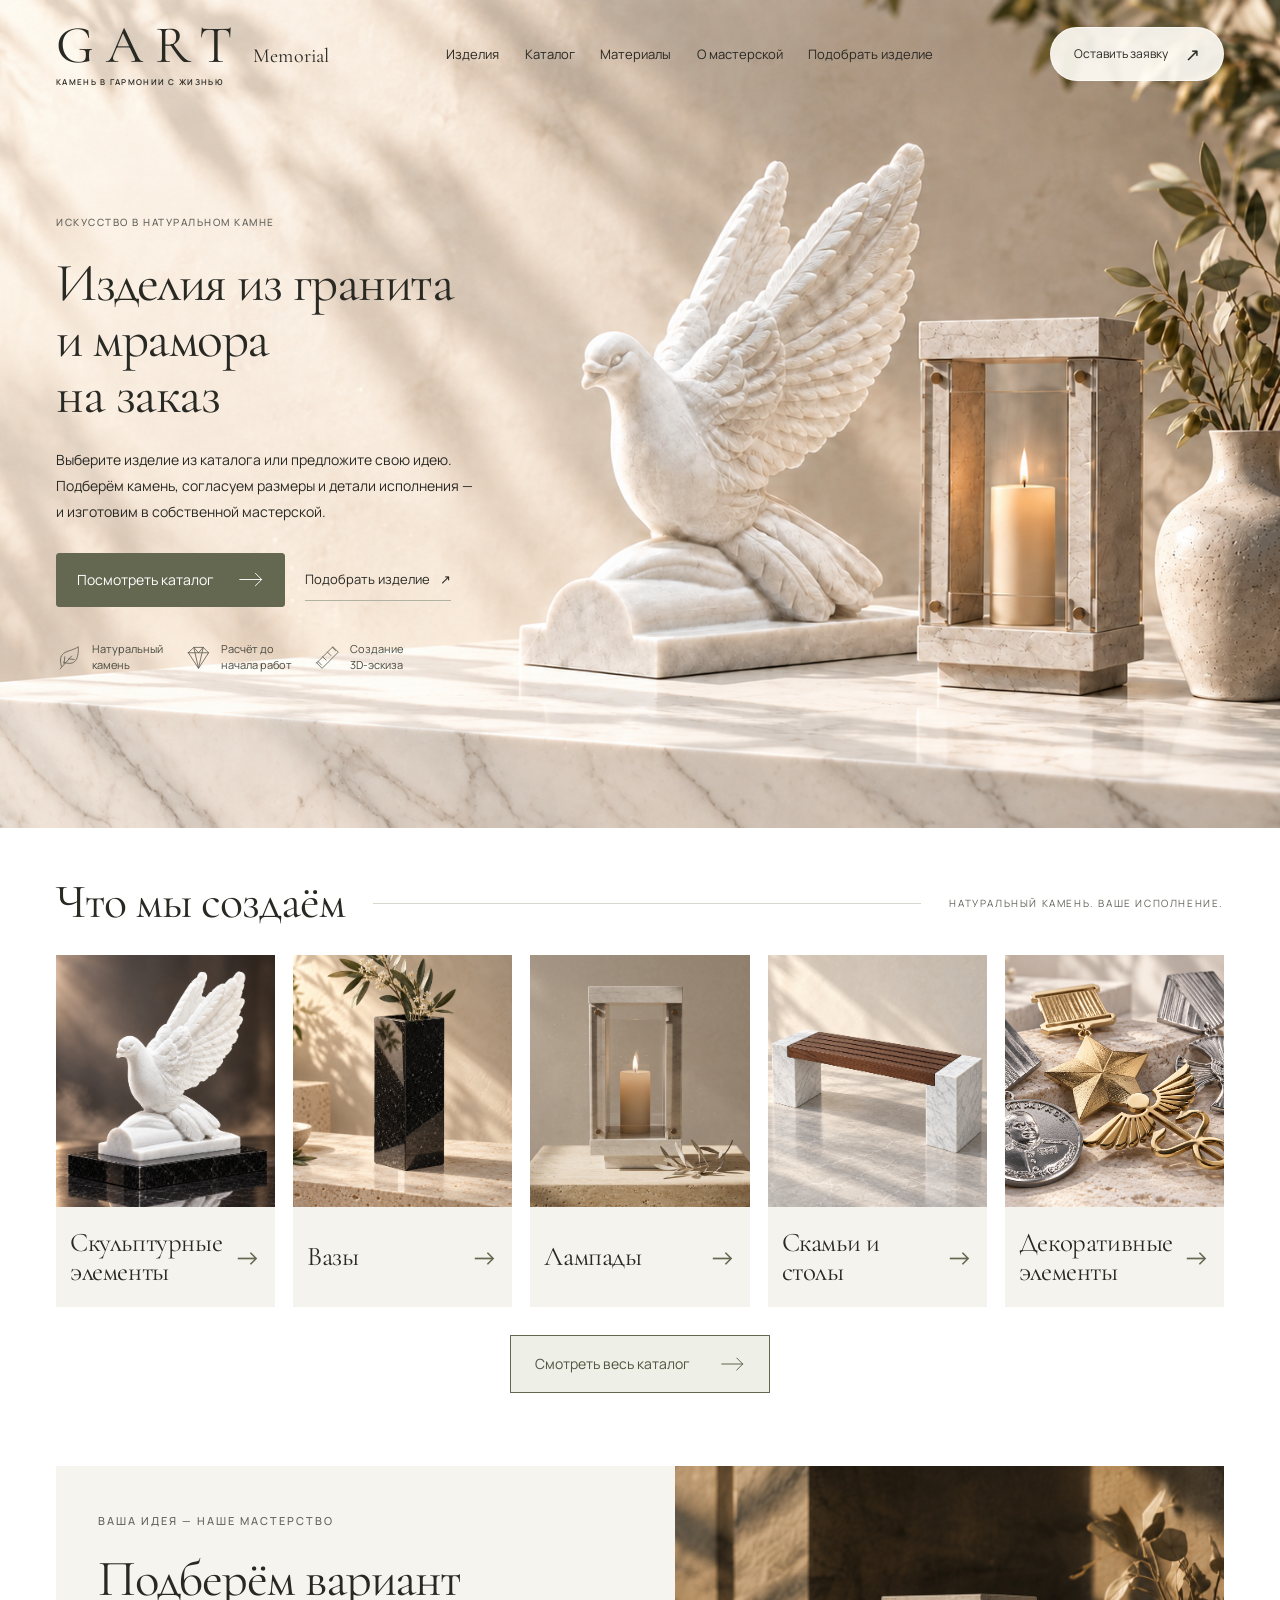
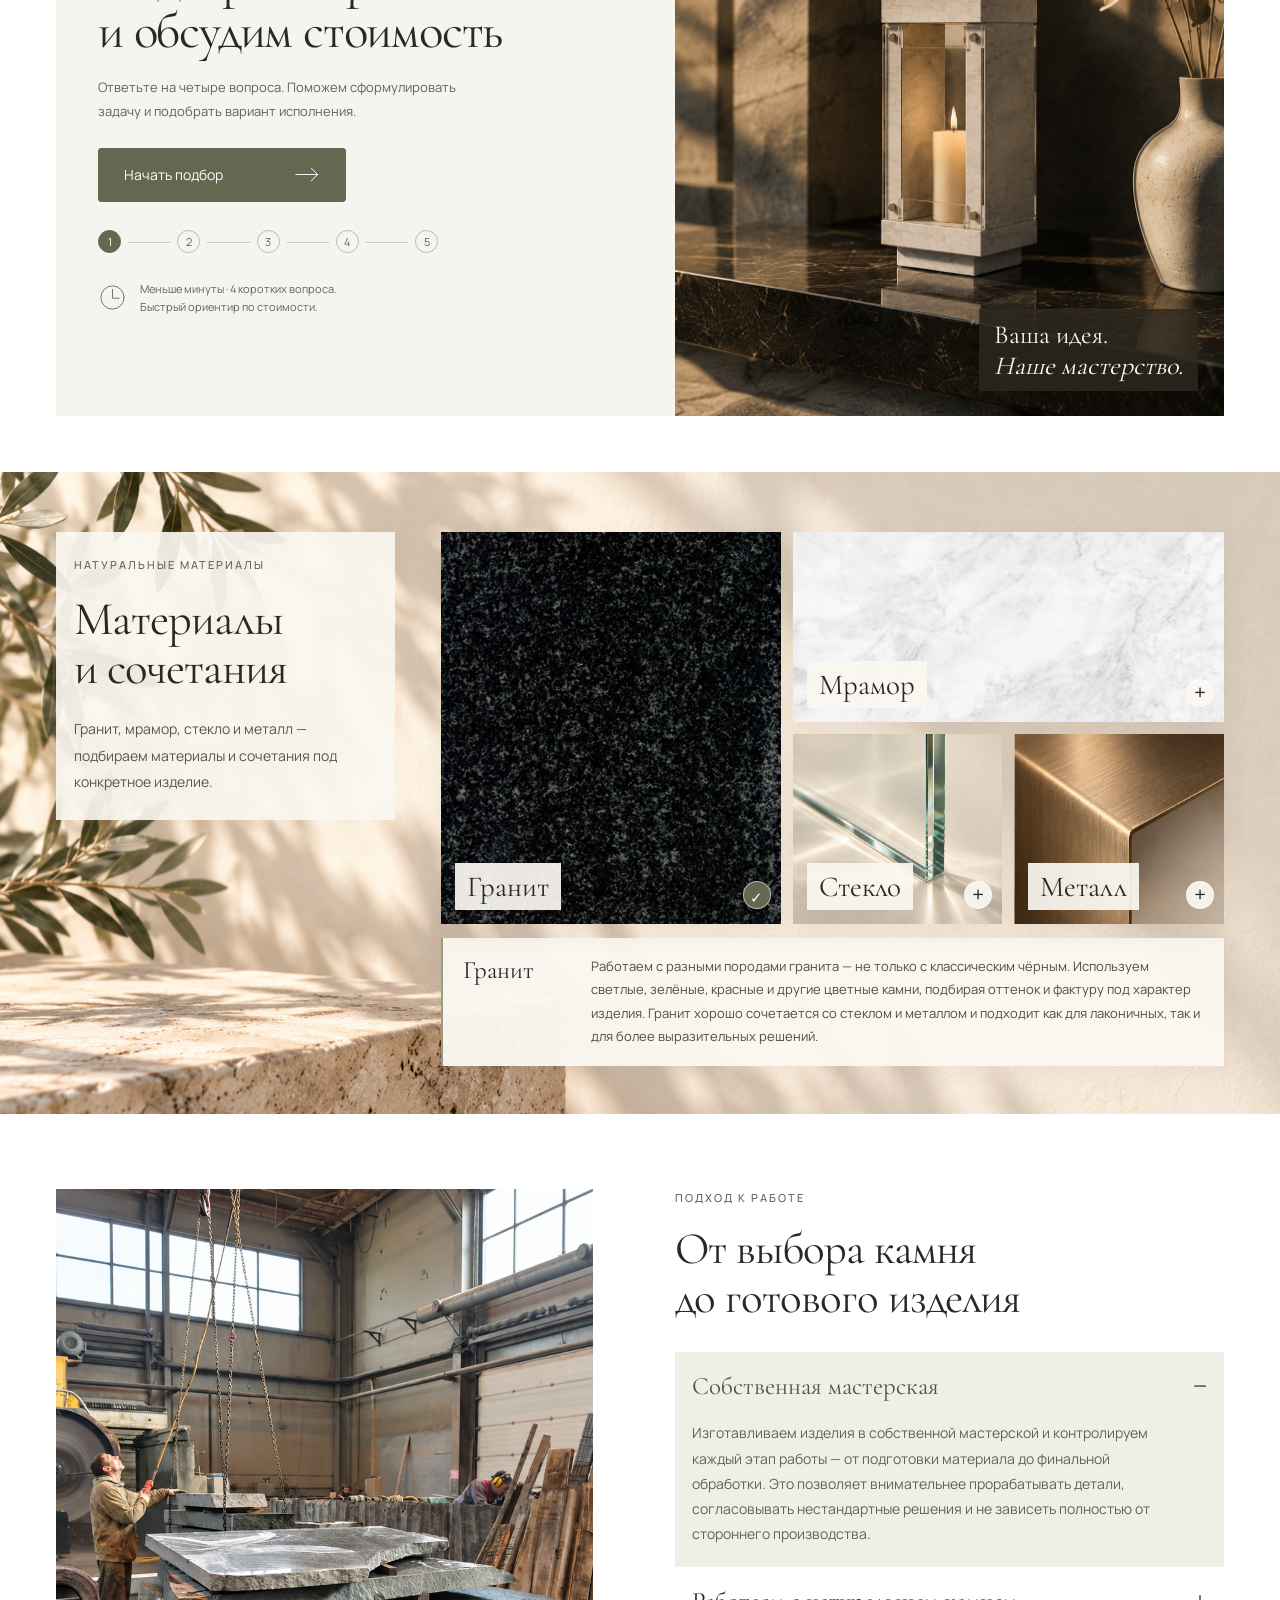
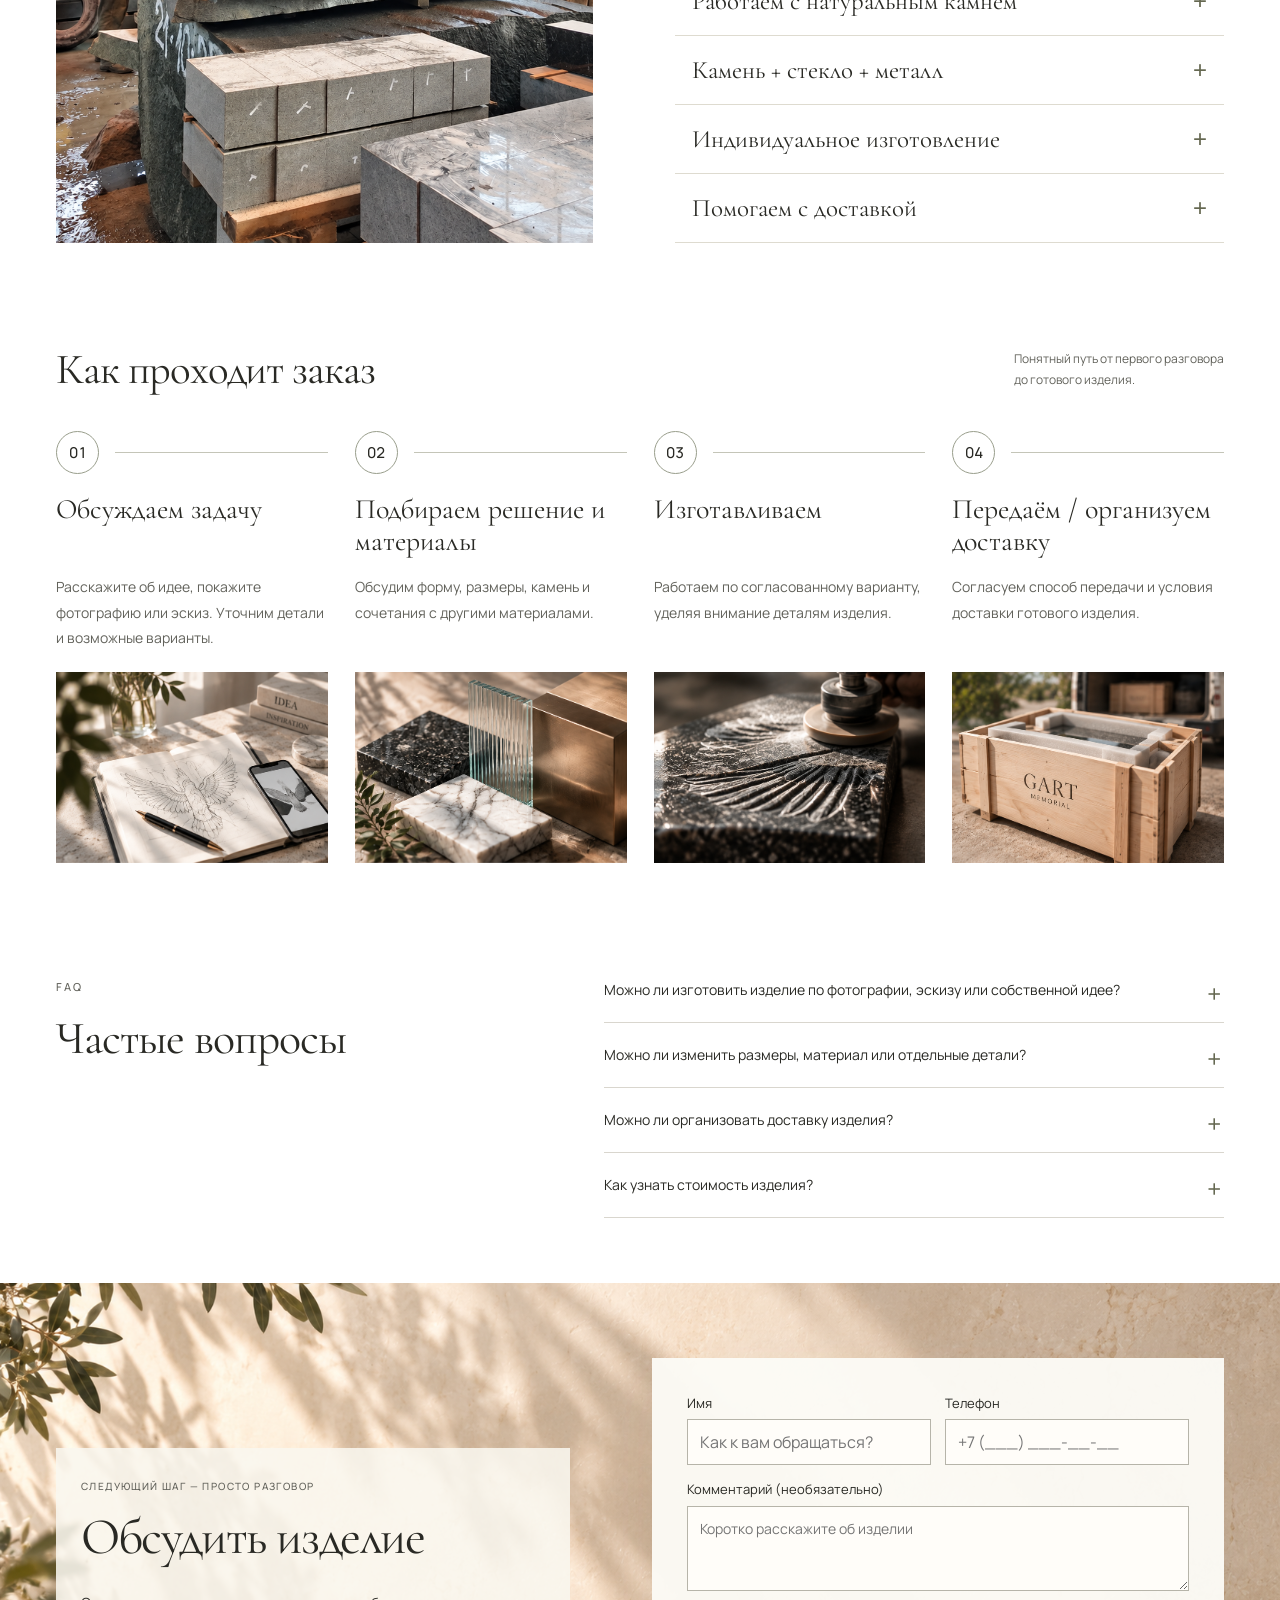
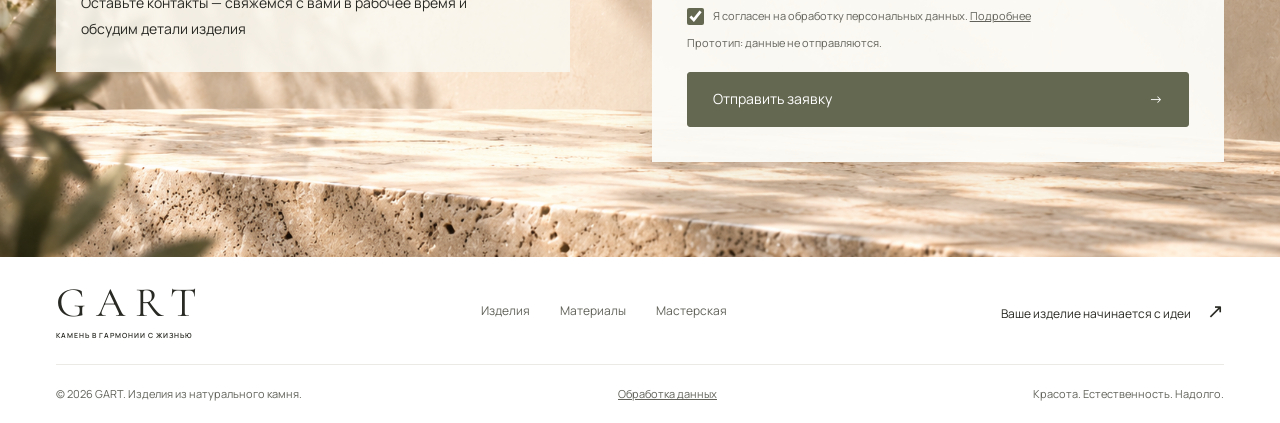
<file: docs/index.html>
<!doctype html>
<html lang="ru">
<head>
<meta charset="UTF-8"><meta name="viewport" content="width=device-width,initial-scale=1">
<meta name="theme-color" content="#f6f4ef"><meta name="description" content="Изделия из гранита и мрамора на заказ. Собственная мастерская GART: скульптурные элементы, вазы, лампады, скамьи. Индивидуальные размеры, сочетания со стеклом и металлом.">
<title>Изделия из гранита и мрамора на заказ — GART</title>
<link rel="icon" href="data:image/svg+xml,%3Csvg xmlns='http://www.w3.org/2000/svg' viewBox='0 0 64 64'%3E%3Crect width='64' height='64' fill='%23656851'/%3E%3Ctext x='13' y='48' fill='%23f7f5ef' font-family='Georgia' font-size='48'%3EG%3C/text%3E%3C/svg%3E">

<link rel="stylesheet" href="styles.css"><link rel="stylesheet" href="conversion.css"><link rel="stylesheet" href="refinements.css"><script defer src="quiz-model.js"></script><link rel="stylesheet" href="iteration4.css"><script defer src="lead-form.js"></script><script defer src="app.js"></script><script defer src="iteration4.js"></script>
<link rel="stylesheet" href="iteration5.css"><script src="iteration5.js" defer></script><link rel="stylesheet" href="iteration8.css"><link rel="stylesheet" href="iteration9.css"><script src="iteration9.js" defer></script></head>
<body>
<svg class="icon-defs" xmlns="http://www.w3.org/2000/svg" aria-hidden="true"><defs>
<symbol id="icon-arrow" viewBox="0 0 32 24"><path d="M1 12h28M21 4l8 8-8 8"/></symbol>
<symbol id="icon-leaf" viewBox="0 0 40 40"><path d="M8 33C1 8 21 13 33 4c1 23-8 28-22 23M6 37l17-19M12 29l1-10M19 22l8 1"/></symbol>
<symbol id="icon-gem" viewBox="0 0 40 40"><path d="M5 13l8-8h14l8 8-15 23L5 13zm0 0h30M13 5l7 31 7-31M13 5l7 8 7-8"/></symbol>
<symbol id="icon-ruler" viewBox="0 0 40 40"><path d="M4 28L28 4l8 8-24 24-8-8zm9-9 5 5m2-12 5 5m2-12 5 5M6 26l5 5"/></symbol>
<symbol id="icon-clock" viewBox="0 0 40 40"><circle cx="20" cy="20" r="16"/><path d="M20 9v12h9"/></symbol>
<symbol id="icon-chat" viewBox="0 0 40 40"><path d="M8 31l-3 5 10-3c18 6 27-15 14-24C16 0 0 12 7 26l1 5zM13 19h1m6 0h1m6 0h1"/></symbol>
</defs></svg>
<a class="skip-link" href="#main">Перейти к содержанию</a>
<header class="header wrap">
<a class="brand" href="#" aria-label="GART Memorial — на главную"><span class="brand-lockup"><strong>GART</strong><em>Memorial</em></span><small>КАМЕНЬ В ГАРМОНИИ С ЖИЗНЬЮ</small></a>
<nav id="navigation" aria-label="Основная навигация"><a href="#collection">Изделия</a><a href="https://gartmemorial.ru/catalog/">Каталог</a><a href="#materials">Материалы</a><a href="#atelier">О мастерской</a><a href="#quiz">Подобрать изделие</a></nav>
<a class="header-cta" href="#enquiry">Оставить заявку <span aria-hidden="true">↗</span></a>
<button class="menu-toggle" type="button" aria-expanded="false" aria-controls="navigation" aria-label="Открыть меню"><span></span><span></span></button>
</header>
<main id="main">
<section class="hero" aria-labelledby="hero-heading"><div class="hero-inner wrap">
<div class="hero-copy"><p class="eyebrow">ИСКУССТВО В НАТУРАЛЬНОМ КАМНЕ</p><h1 id="hero-heading">Изделия из гранита<br> и мрамора<br> на заказ</h1><p class="hero-description">Выберите изделие из каталога или предложите свою идею. Подберём камень, согласуем размеры и детали исполнения — и изготовим в собственной мастерской.</p><div class="hero-actions"><a class="button" href="#collection">Посмотреть каталог <svg aria-hidden="true"><use href="#icon-arrow"/></svg></a><a class="text-link" href="#quiz">Подобрать изделие <span aria-hidden="true">↗</span></a></div><div class="hero-values"><div><svg aria-hidden="true"><use href="#icon-leaf"/></svg><span>Натуральный<br> камень</span></div><div><svg aria-hidden="true"><use href="#icon-gem"/></svg><span>Расчёт до<br> начала работ</span></div><div><svg aria-hidden="true"><use href="#icon-ruler"/></svg><span>Создание<br> 3D-эскиза</span></div></div></div>
<div class="hero-art"><img class="hero-scene" src="assets/hero-scene.png" width="1672" height="941" alt="Мраморная скульптура голубя, лампада со стеклом и декоративная ваза" fetchpriority="high"></div></div></section>
<section class="collection wrap" id="collection" aria-labelledby="collection-heading"><div class="section-heading"><h2 id="collection-heading">Что мы создаём</h2><span class="heading-rule"></span><span class="section-note">НАТУРАЛЬНЫЙ КАМЕНЬ. ВАШЕ ИСПОЛНЕНИЕ.</span></div><div class="product-carousel"><div class="product-grid" id="products-track" aria-label="Категории изделий"><button class="product" data-catalog="Скульптурные элементы" type="button"><span class="product-image "><img src="assets/sculpture-dark.png" alt="Скульптура голубя из светлого мрамора" width="1254" height="1254" loading="lazy"></span><span class="product-copy"><span class="product-title">Скульптурные элементы</span><span class="product-bottom" aria-hidden="true">→</span></span></button><button class="product" data-catalog="Вазы" type="button"><span class="product-image vase-image"><img src="assets/vase-black-supplied.png" alt="Высокая ваза из полированного чёрного гранита с ветвями" width="1254" height="1254" loading="lazy"></span><span class="product-copy"><span class="product-title">Вазы</span><span class="product-bottom" aria-hidden="true">→</span></span></button><button class="product" data-catalog="Лампады" type="button"><span class="product-image "><img src="assets/lantern.png" alt="Мраморная лампада со стеклом и металлическими деталями" width="1254" height="1254" loading="lazy"></span><span class="product-copy"><span class="product-title">Лампады</span><span class="product-bottom" aria-hidden="true">→</span></span></button><button class="product" data-catalog="Скамьи и столы" type="button"><span class="product-image "><img src="assets/bench.png" alt="Визуализация скамьи с деревянным сиденьем на двух мраморных опорах" width="1254" height="1254" loading="lazy"></span><span class="product-copy"><span class="product-title">Скамьи и столы</span><span class="product-bottom" aria-hidden="true">→</span></span></button><button class="product" data-catalog="Декоративные элементы" type="button"><span class="product-image"><img src="assets/decorative-elements-supplied.png" alt="Металлические медали и декоративные символы" loading="lazy" width="1536" height="1024"></span><span class="product-copy"><span class="product-title">Декоративные элементы</span><span class="product-bottom" aria-hidden="true">→</span></span></button></div></div><div class="catalog-row"><button class="text-link catalog-cta" type="button" data-catalog="Весь каталог GART">Смотреть весь каталог <svg aria-hidden="true"><use href="#icon-arrow"/></svg></button></div></section>

<section class="quiz-section wrap" id="quiz" aria-labelledby="quiz-heading"><div class="quiz-shell">
<div class="quiz-left"><div class="quiz-entry"><p class="eyebrow">ВАША ИДЕЯ — НАШЕ МАСТЕРСТВО</p><h2 id="quiz-heading">Подберём вариант<br> и обсудим стоимость</h2><p class="quiz-intro-description">Ответьте на четыре вопроса. Поможем сформулировать задачу и подобрать вариант исполнения.</p><button class="button quiz-start" type="button">Начать подбор <svg aria-hidden="true"><use href="#icon-arrow"/></svg></button><ol class="entry-progress" aria-label="Четыре вопроса и контактный шаг"><li class="active">1</li><li>2</li><li>3</li><li>4</li><li>5</li></ol><div class="quiz-promise"><svg aria-hidden="true"><use href="#icon-clock"/></svg><span>Меньше минуты · 4 коротких вопроса.<br> Быстрый ориентир по стоимости.</span></div></div>
<div class="quiz-panel" hidden><div class="quiz-meta"><span>ВАШЕ БУДУЩЕЕ ИЗДЕЛИЕ</span><span id="step-label">01 / 05</span></div><div class="progress-track" role="progressbar" aria-label="Прогресс подбора" aria-valuemin="0" aria-valuemax="5" aria-valuenow="1"><span id="progress-fill"></span></div><div id="quiz-content"></div></div></div>
<div class="quiz-visual"><img src="assets/interior.png" width="1402" height="1122" alt="Лампада и ваза: сочетание камня, стекла и металлических деталей" loading="lazy"><span class="quiz-photo-caption">Ваша идея.<br> <i>Наше мастерство.</i></span></div>
</div><noscript><p>Для работы квиза включите JavaScript в браузере.</p></noscript></section>
<section class="materials" id="materials" aria-labelledby="materials-heading"><div class="wrap materials-layout"><div class="materials-intro"><p class="eyebrow">НАТУРАЛЬНЫЕ МАТЕРИАЛЫ</p><h2 id="materials-heading">Материалы<br> и сочетания</h2><p>Гранит, мрамор, стекло и металл — подбираем материалы и сочетания под конкретное изделие.</p></div><div class="materials-interactive"><div class="material-mosaic"><button type="button" class="material-tile tile-granite" data-material="granite" aria-expanded="false" aria-controls="material-info"><span class="material-photo stone-granite"><img src="assets/gabbro-diabase.jpg" alt="Фактура чёрного габбро-диабаза" width="500" height="500" loading="lazy"></span><span class="tile-label"><span class="tile-title">Гранит</span><span class="tile-tag">Глубина цвета</span></span><span class="tile-plus" aria-hidden="true">+</span></button><button type="button" class="material-tile tile-marble" data-material="marble" aria-expanded="false" aria-controls="material-info"><span class="material-photo stone-marble"><img src="assets/karelian-marble.webp" alt="Светлая фактура натурального мрамора" width="2048" height="1090" loading="lazy"></span><span class="tile-label"><span class="tile-title">Мрамор</span><span class="tile-tag">Рисунок и пластика</span></span><span class="tile-plus" aria-hidden="true">+</span></button><button type="button" class="material-tile tile-glass" data-material="glass" aria-expanded="false" aria-controls="material-info"><span class="material-photo stone-glass"><img src="assets/materials.png" alt="Фрагмент прозрачного стекла" width="1536" height="1024" loading="lazy"></span><span class="tile-label"><span class="tile-title">Стекло</span><span class="tile-tag">Прозрачность и свет</span></span><span class="tile-plus" aria-hidden="true">+</span></button><button type="button" class="material-tile tile-metal" data-material="metal" aria-expanded="false" aria-controls="material-info"><span class="material-photo stone-metal"><img src="assets/materials.png" alt="Фрагмент металла с тёплой матовой поверхностью" width="1536" height="1024" loading="lazy"></span><span class="tile-label"><span class="tile-title">Металл</span><span class="tile-tag">Точность деталей</span></span><span class="tile-plus" aria-hidden="true">+</span></button></div><div class="material-info" id="material-info" role="region" aria-label="Подробнее о материале"><div data-material-info="granite" hidden><h3>Гранит</h3><p>Работаем с разными породами гранита — не только с классическим чёрным. Используем светлые, зелёные, красные и другие цветные камни, подбирая оттенок и фактуру под характер изделия. Гранит хорошо сочетается со стеклом и металлом и подходит как для лаконичных, так и для более выразительных решений.</p></div><div data-material-info="marble" hidden><h3>Мрамор</h3><p>Используем натуральный мрамор с мягким рисунком и светлой пластикой. Одно из основных решений — белый уральский мрамор Коелга, который ценится за спокойный оттенок, естественную фактуру и возможность тонкой художественной обработки. Особенно хорошо подходит для светлых и скульптурных элементов.</p></div><div data-material-info="glass" hidden><h3>Стекло</h3><p>Стекло используем как самостоятельный элемент и в сочетании с натуральным камнем и металлом. В зависимости от задачи применяем прозрачное, осветлённое, матированное и другие варианты стекла. Оно добавляет композиции лёгкость, глубину и позволяет создавать более современные и необычные решения.</p></div><div data-material-info="metal" hidden><h3>Металл</h3><p>Работаем с нержавеющей сталью, титаном и кортеном. Металл используем для букв, медалей, символов, графических элементов, декоративных вставок и отдельных конструктивных деталей. Он позволяет добавить изделию контраст, точность и выразительные акценты.</p></div></div></div></div></section>
<section class="workshop wrap" id="atelier" aria-labelledby="atelier-heading"><div class="workshop-visual"><img src="assets/production-workshop-wide.png" alt="Производственный цех с оборудованием для обработки камня" data-approach-image="0" loading="lazy" width="1450" height="1087"><img src="assets/production-stone-yard.png" alt="Площадка с подготовленными блоками натурального камня" data-approach-image="1" hidden loading="lazy" width="1450" height="1087"><img src="assets/approach-3.png" alt="Иллюстрация сочетания гранита, мрамора, стекла и металла" data-approach-image="2" hidden loading="lazy" width="1450" height="1087"><img src="assets/production-craft-detail.png" alt="Мастер вручную обрабатывает резной элемент из белого камня" data-approach-image="3" hidden loading="lazy" width="1087" height="1450"><img src="assets/production-delivery.png" alt="Подготовленное изделие в защитной обрешётке перед погрузкой" data-approach-image="4" hidden loading="lazy" width="1087" height="1450"></div><div class="workshop-content"><p class="eyebrow">ПОДХОД К РАБОТЕ</p><h2 id="atelier-heading">От выбора камня<br> до готового изделия</h2><div class="workshop-points"><details name="gart-benefits" open><summary>Собственная мастерская</summary><p>Изготавливаем изделия в собственной мастерской и контролируем каждый этап работы — от подготовки материала до финальной обработки. Это позволяет внимательнее прорабатывать детали, согласовывать нестандартные решения и не зависеть полностью от стороннего производства.</p></details><details name="gart-benefits"><summary>Работаем с натуральным камнем</summary><p>Подбираем камень не только по цвету, но и по рисунку, фактуре и характеру будущего изделия. Работаем с разными породами гранита и мрамора, чтобы предложить не один стандартный вариант, а материал, который действительно подходит под задачу и визуальную идею.</p></details><details name="gart-benefits"><summary>Камень + стекло + металл</summary><p>Не ограничиваемся только камнем. Сочетаем гранит и мрамор со стеклом, нержавеющей сталью, титаном и кортеном, чтобы создавать более выразительные и современные изделия. Это даёт больше возможностей для формы, деталей и индивидуального характера проекта.</p></details><details name="gart-benefits"><summary>Индивидуальное изготовление</summary><p>Можно выбрать готовое решение или обратиться со своей идеей, фотографией или эскизом. Поможем адаптировать форму, материалы и детали под конкретную задачу и подобрать реалистичный вариант исполнения.</p></details><details name="gart-benefits"><summary>Помогаем с доставкой</summary><p>Обсуждаем подходящий способ передачи и доставки готового изделия с учётом его размера, веса и региона. Наша задача — чтобы клиенту не приходилось самостоятельно разбираться в упаковке и логистике сложного изделия.</p></details></div></div></section>
<section class="order-section wrap" aria-labelledby="order-heading"><div class="section-heading"><h2 id="order-heading">Как проходит заказ</h2><p class="order-intro">Понятный путь от первого разговора<br> до готового изделия.</p></div><ol class="order-steps"><li><div class="step-marker"><span>01</span></div><h3>Обсуждаем задачу</h3><p>Расскажите об идее, покажите фотографию или эскиз. Уточним детали и возможные варианты.</p><div class="step-scene step-scene-1" role="img" aria-label="Эскиз скульптуры и фотография изделия"></div></li><li><div class="step-marker"><span>02</span></div><h3>Подбираем решение и материалы</h3><p>Обсудим форму, размеры, камень и сочетания с другими материалами.</p><div class="step-scene step-scene-2" role="img" aria-label="Образцы камня, стекла и металла"></div></li><li><div class="step-marker"><span>03</span></div><h3>Изготавливаем</h3><p>Работаем по согласованному варианту, уделяя внимание деталям изделия.</p><div class="step-scene step-scene-3" role="img" aria-label="Иллюстрация обработки камня"></div></li><li><div class="step-marker"><span>04</span></div><h3>Передаём / организуем доставку</h3><p>Согласуем способ передачи и условия доставки готового изделия.</p><div class="step-scene step-scene-4" role="img" aria-label="Иллюстрация упаковки изделия в деревянный ящик"></div></li></ol><div class="order-mobile" aria-label="Этапы заказа"><details open><summary><span>01</span><b>Обсуждаем задачу</b></summary><div class="order-mobile-panel"><p>Расскажите об идее, покажите фотографию или эскиз. Уточним детали и возможные варианты.</p><div class="step-scene step-scene-1" role="img" aria-label="Эскиз скульптуры и фотография изделия"></div></div></details><details><summary><span>02</span><b>Подбираем решение и материалы</b></summary><div class="order-mobile-panel"><p>Обсудим форму, размеры, камень и сочетания с другими материалами.</p><div class="step-scene step-scene-2" role="img" aria-label="Образцы камня, стекла и металла"></div></div></details><details><summary><span>03</span><b>Изготавливаем</b></summary><div class="order-mobile-panel"><p>Работаем по согласованному варианту, уделяя внимание деталям изделия.</p><div class="step-scene step-scene-3" role="img" aria-label="Иллюстрация обработки камня"></div></div></details><details><summary><span>04</span><b>Передаём / организуем доставку</b></summary><div class="order-mobile-panel"><p>Согласуем способ передачи и условия доставки готового изделия.</p><div class="step-scene step-scene-4" role="img" aria-label="Иллюстрация упаковки изделия в деревянный ящик"></div></div></details></div></section>
<section class="faq wrap" aria-labelledby="faq-heading"><div><p class="eyebrow">FAQ</p><h2 id="faq-heading">Частые вопросы</h2></div><div class="faq-list"><details><summary>Можно ли изготовить изделие по фотографии, эскизу или собственной идее?</summary><p>Пришлите пример или опишите задумку. Обсудим, как её можно реализовать в камне, и уточним необходимые детали.</p></details><details><summary>Можно ли изменить размеры, материал или отдельные детали?</summary><p>Да, индивидуальные размеры и детали можно обсудить. Возможность изменений зависит от конструкции и выбранного материала.</p></details><details><summary>Можно ли организовать доставку изделия?</summary><p>Да, возможность и условия доставки обсудим с учётом размеров, веса изделия и адреса получения.</p></details><details><summary>Как узнать стоимость изделия?</summary><p>Стоимость зависит от материала, размеров и сложности работы. Пройдите подбор или расскажите о задаче — это поможет подготовить расчёт.</p></details></div></section>
<section class="final-cta" id="enquiry"><div class="wrap final-inner"><div class="final-copy"><p class="eyebrow">СЛЕДУЮЩИЙ ШАГ — ПРОСТО РАЗГОВОР</p><h2>Обсудить изделие</h2><p>Оставьте контакты — свяжемся с вами в рабочее время и обсудим детали изделия</p></div><form class="enquiry-form" novalidate><div class="quiz-inputs"><label class="field-label">Имя<input name="name" autocomplete="given-name" placeholder="Как к вам обращаться?" maxlength="80" required></label><label class="field-label">Телефон<input name="phone" type="tel" inputmode="tel" autocomplete="tel" placeholder="+7 (___) ___-__-__" maxlength="25" required></label></div><label class="field-label comment-field">Комментарий <span>(необязательно)</span><textarea name="comment" maxlength="2000" placeholder="Коротко расскажите об изделии"></textarea></label><label class="consent"><input type="checkbox" name="consent" checked required><span>Я согласен на обработку персональных данных. <a class="inline-link" href="privacy.html" target="_blank" rel="noopener">Подробнее</a></span></label><p class="demo-note">Прототип: данные не отправляются.</p><p class="quiz-error form-error" id="enquiry-error" role="alert"></p><button class="button enquiry-submit" type="submit">Отправить заявку <span aria-hidden="true">→</span></button><p class="form-result" role="status" tabindex="-1" hidden></p></form></div></section>
</main>
<footer class="footer wrap"><div class="footer-main"><a class="brand" href="#"><span>GART</span><small>КАМЕНЬ В ГАРМОНИИ С ЖИЗНЬЮ</small></a><nav aria-label="Навигация внизу страницы"><a href="#collection">Изделия</a><a href="#materials">Материалы</a><a href="#atelier">Мастерская</a></nav><a class="footer-contact" href="#enquiry">Ваше изделие начинается с идеи <span aria-hidden="true">↗</span></a></div><div class="footer-bottom"><span>© 2026 GART. Изделия из натурального камня.</span><button class="privacy-link" type="button" data-privacy>Обработка данных</button><span>Красота. Естественность. Надолго.</span></div></footer>
<dialog id="privacy-dialog" aria-labelledby="privacy-heading"><button class="dialog-close" type="button" aria-label="Закрыть">×</button><p class="eyebrow">ПРОТОТИП СТРАНИЦЫ</p><h2 id="privacy-heading">О ваших данных</h2><p>В этой демонстрационной версии имя, телефон, комментарий, изображение и ответы используются только для показа результата в текущей вкладке. Они не отправляются на сервер и не сохраняются после перезагрузки страницы.</p><p>Перед запуском рекламы необходимо подключить обработчик заявок и разместить действующую политику обработки персональных данных с реквизитами оператора.</p><button class="button dialog-done" type="button">Понятно</button></dialog>
<dialog id="catalog-dialog" aria-labelledby="catalog-heading"><button class="dialog-close" type="button" aria-label="Закрыть">×</button><p class="eyebrow">КАТАЛОГ GART</p><h2 id="catalog-heading">Изделия</h2><p>В прототипе переход в каталог пока не подключён. Вы можете продолжить подбор изделия на этой странице.</p><button class="button catalog-quiz" type="button">Подобрать изделие <svg aria-hidden="true"><use href="#icon-arrow"/></svg></button></dialog></body>
</html>
</file>
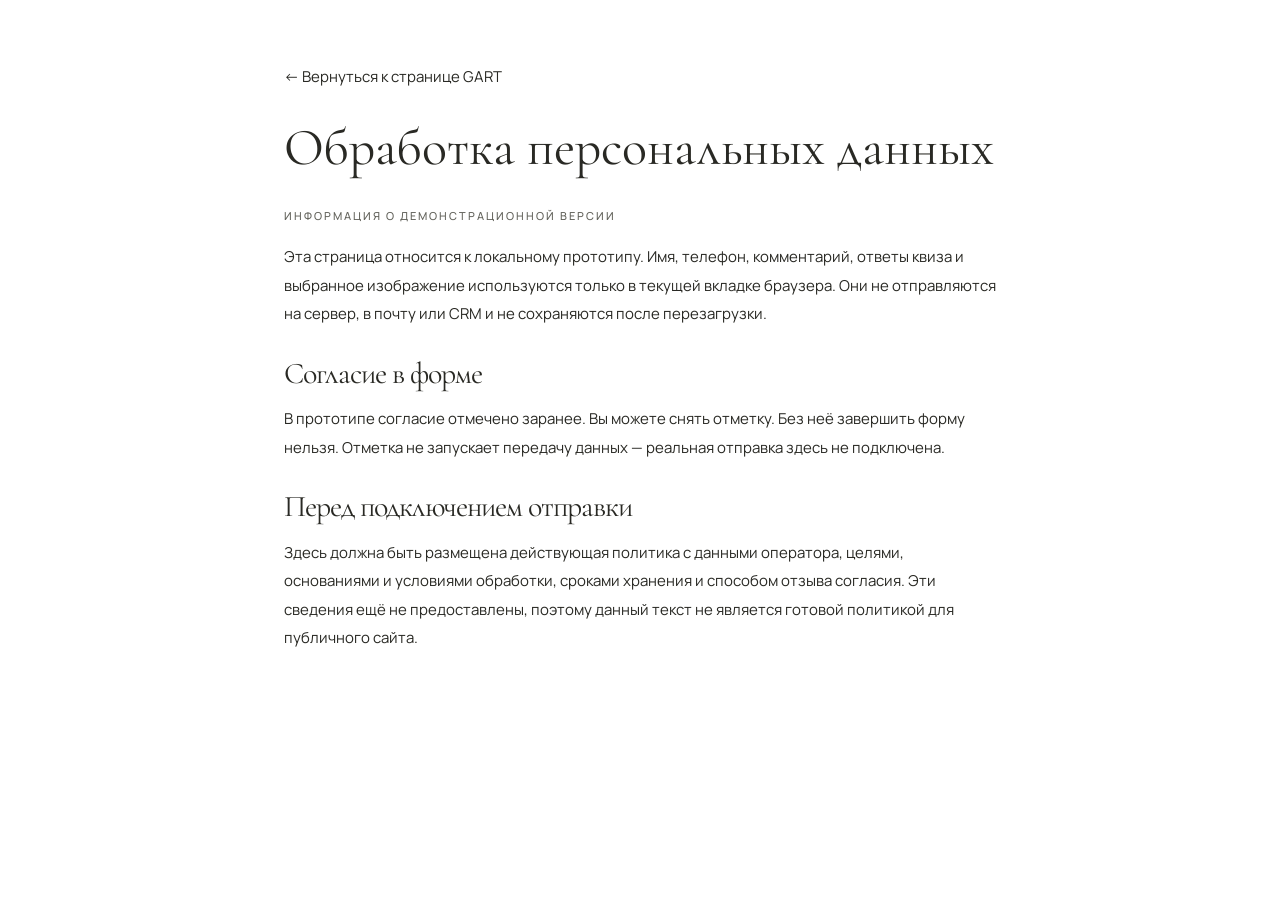
<file: docs/privacy.html>
<!doctype html><html lang="ru"><head><meta charset="utf-8"><meta name="viewport" content="width=device-width,initial-scale=1"><meta name="robots" content="noindex"><title>Обработка данных — прототип GART</title><link rel="stylesheet" href="styles.css"><link rel="stylesheet" href="iteration4.css"></head><body><main class="privacy-page"><a href="index.html">← Вернуться к странице GART</a><h1>Обработка персональных данных</h1><p class="eyebrow">ИНФОРМАЦИЯ О ДЕМОНСТРАЦИОННОЙ ВЕРСИИ</p><p>Эта страница относится к локальному прототипу. Имя, телефон, комментарий, ответы квиза и выбранное изображение используются только в текущей вкладке браузера. Они не отправляются на сервер, в почту или CRM и не сохраняются после перезагрузки.</p><h2>Согласие в форме</h2><p>В прототипе согласие отмечено заранее. Вы можете снять отметку. Без неё завершить форму нельзя. Отметка не запускает передачу данных — реальная отправка здесь не подключена.</p><h2>Перед подключением отправки</h2><p>Здесь должна быть размещена действующая политика с данными оператора, целями, основаниями и условиями обработки, сроками хранения и способом отзыва согласия. Эти сведения ещё не предоставлены, поэтому данный текст не является готовой политикой для публичного сайта.</p></main></body></html>
</file>
<file: docs/styles.css>
@font-face{font-family:Cormorant;src:url('assets/fonts/cormorant-400.ttf') format('truetype');font-weight:400;font-display:swap}@font-face{font-family:Cormorant;src:url('assets/fonts/cormorant-500.ttf') format('truetype');font-weight:500;font-display:swap}@font-face{font-family:Manrope;src:url('assets/fonts/manrope-400.ttf') format('truetype');font-weight:400;font-display:swap}@font-face{font-family:Manrope;src:url('assets/fonts/manrope-500.ttf') format('truetype');font-weight:500;font-display:swap}@font-face{font-family:Manrope;src:url('assets/fonts/manrope-600.ttf') format('truetype');font-weight:600;font-display:swap}
:root{/* Primitives */--ivory:#f6f4ef;--white:#fff;--stone:#e9e5dd;--charcoal:#292924;--gray:#62625b;--olive:#656851;--olive-deep:#51543f;--rule:#d9d6ce;--space-4:16px;--space-6:24px;--space-10:40px;--display:Cormorant,Georgia,serif;--body:Manrope,Arial,sans-serif;/* Semantic */--surface:var(--white);--surface-muted:var(--ivory);--text:var(--charcoal);--text-muted:var(--gray);--action:var(--olive);--action-hover:var(--olive-deep);--content-width:1280px;/* Components */--button-bg:var(--action);--button-color:var(--white);--card-bg:#f5f3ee;--input-border:#b6b4a9}
*{box-sizing:border-box}html{scroll-behavior:smooth;scroll-padding-top:24px}body{margin:0;background:var(--surface);color:var(--text);font:400 15px/1.6 var(--body);-webkit-font-smoothing:antialiased}a{color:inherit;text-decoration:none}button,input{font:inherit}button{cursor:pointer}button:disabled{cursor:not-allowed}img{display:block;width:100%;height:100%;object-fit:cover}h1,h2,h3,p{margin:0}h1,h2,h3{font-family:var(--display);font-weight:400;line-height:1.02}h2{font-size:48px;letter-spacing:-1px}svg{width:30px;height:26px;fill:none;stroke:currentColor;stroke-width:1.2;stroke-linecap:round;stroke-linejoin:round;flex-shrink:0}.icon-defs{position:absolute;width:0;height:0;overflow:hidden}.wrap{width:min(var(--content-width),calc(100% - 112px));margin-inline:auto}.eyebrow{font:500 11px/1.7 var(--body);letter-spacing:2px;color:var(--text-muted)}button:focus-visible,a:focus-visible,input:focus-visible{outline:2px solid var(--action);outline-offset:5px}.skip-link{position:fixed;top:-80px;left:20px;z-index:30;padding:15px;background:white}.skip-link:focus{top:10px}[hidden]{display:none!important}
.header{height:108px;position:absolute;inset:0 0 auto;z-index:5;display:flex;align-items:center;justify-content:space-between;gap:35px}.brand{display:inline-flex;flex-direction:column;align-items:flex-start;white-space:nowrap}.brand>span{font-family:var(--display);font-size:53px;letter-spacing:13px;line-height:1.1}.brand small{font-size:8px;font-weight:600;letter-spacing:1.3px;margin-top:4px}.header nav{display:flex;align-items:center;gap:32px}.header nav a{font-size:13px;white-space:nowrap;padding:13px 0}.header nav a:hover,.text-link:hover{color:var(--action)}.header-cta{padding:12px 23px;border:1px solid #ffffff90;background:#fffdf7e8;border-radius:40px;font-size:12px;white-space:nowrap;display:flex;gap:17px;align-items:center}.header-cta:hover{background:white}.header-cta span{font-size:18px}.menu-toggle{display:none}
.hero{height:730px;position:relative;overflow:hidden;background:#f2efe7}.hero-scene{position:absolute;inset:0;object-position:center 48%}.hero-inner{height:100%;position:relative;z-index:1;display:flex;align-items:center;padding-top:92px}.hero-copy{width:57%;padding-bottom:0}.hero h1{font-size:68px;line-height:1.03;letter-spacing:-1.9px;margin:23px 0 22px;max-width:690px}.hero-description{font-size:15px;line-height:1.75;max-width:460px}.button{border:1px solid var(--button-bg);border-radius:3px;display:inline-flex;align-items:center;justify-content:space-between;gap:40px;background:var(--button-bg);color:var(--button-color);padding:15px 25px;min-height:54px;font-size:14px;transition:background .2s,border-color .2s}.button svg{width:25px;height:21px}.button:hover{background:var(--action-hover);border-color:var(--action-hover)}.hero .button{margin-top:28px;min-width:248px}.hero-values{display:flex;gap:48px;margin-top:47px}.hero-values>div{display:flex;flex-direction:column;gap:12px;min-width:90px}.hero-values svg{width:34px;height:34px;color:#5c5b50}.hero-values span{font-size:11px;line-height:1.5;color:#5a5a52}
.collection{padding:38px 0 47px}.section-heading{display:flex;align-items:center;gap:28px;margin-bottom:25px}.section-heading h2{white-space:nowrap}.heading-rule{height:1px;background:var(--rule);flex:1}.text-link{font-size:12px;display:inline-flex;align-items:center;gap:20px;white-space:nowrap}.text-link svg{width:24px}.product-grid{display:grid;grid-template-columns:repeat(4,1fr);gap:20px}.product{padding:0;border:0;background:var(--card-bg);color:var(--text);text-align:left;display:flex;flex-direction:column}.product-image{position:relative;display:block;width:100%;aspect-ratio:1.05;overflow:hidden;background:var(--stone)}.product-image img{transition:transform .6s;object-position:center}.product:hover .product-image img{transform:scale(1.035)}.vase-image img{width:200%;max-width:none;height:100%;position:absolute;left:-98%;object-position:right}.product:hover .vase-image img{transform:scale(1.025)}.product-copy{display:flex;flex-direction:column;padding:16px 17px 13px;flex:1;width:100%}.product-title{font:400 30px/1.06 var(--display);letter-spacing:-.4px}.product-description{font-size:11px;line-height:1.65;color:var(--text-muted);margin-top:8px}.product-bottom{display:flex;justify-content:space-between;align-items:center;font-size:10px;color:var(--text-muted);margin-top:17px}.product-bottom svg{width:25px;color:var(--text)}.product:hover .product-bottom{color:var(--action)}
.materials{background:var(--surface-muted);padding:36px 0 40px}.materials-header{display:flex;justify-content:space-between;align-items:center;gap:40px;margin-bottom:28px}.materials-header h2{font-size:45px}.materials-header>p{font-size:12px;line-height:1.8;color:var(--text-muted);max-width:390px}.material-grid{display:grid;grid-template-columns:repeat(3,1fr);gap:28px}.material-grid article{display:flex;gap:17px;align-items:center;padding:14px 20px 14px 0;border-right:1px solid var(--rule)}.material-grid article:last-child{border-right:0;padding-right:0}.material-swatch{display:block;flex-shrink:0;width:66px;height:66px;border-radius:50%;background-size:290px;border:1px solid #d5d0c4}.marble{background-image:url('assets/sculpture-light.png');background-position:45% 73%}.granite{background-image:url('assets/sculpture-dark.png');background-position:50% 96%}.material-grid h3{font-size:29px;line-height:1.1}.material-grid p{font-size:11px;line-height:1.7;color:var(--text-muted);margin-top:6px}
.quiz-section{padding-top:48px;padding-bottom:45px}.quiz-shell{display:grid;grid-template-columns:53% 47%;background:var(--surface-muted);min-height:540px}.quiz-left{padding:46px 40px 34px 42px}.quiz-entry h2{font-size:51px;line-height:1.03;margin:22px 0 17px;letter-spacing:-1.2px}.quiz-intro-description{font-size:13px;line-height:1.85;max-width:400px;color:var(--text-muted)}.quiz-start{margin-top:25px;min-width:248px}.entry-progress{padding:0;margin:28px 0 0;list-style:none;display:flex;max-width:340px;justify-content:space-between;align-items:center}.entry-progress li{position:relative;display:grid;place-items:center;width:23px;height:23px;border:1px solid #bdbbb0;border-radius:50%;color:#76766d;font-size:10px}.entry-progress li:not(:last-child):after{content:'';position:absolute;width:40px;height:1px;background:#ccc9bd;left:34px}.entry-progress li.active{color:white;background:var(--action);border-color:var(--action)}.quiz-promise{display:flex;align-items:center;gap:13px;margin-top:27px;color:var(--text-muted)}.quiz-promise svg{height:29px;width:29px}.quiz-promise span{font-size:11px;line-height:1.6}.quiz-visual{position:relative;overflow:hidden;min-height:540px;background:#494031}.quiz-visual>img{position:absolute;inset:0;object-position:44% center}.quiz-photo-caption{position:absolute;bottom:25px;right:26px;font:400 26px/1.2 var(--display);color:#faf8ef;text-shadow:0 1px 10px #000b}.quiz-photo-caption i{font-weight:400}.quiz-panel{display:flex;flex-direction:column;height:100%;min-height:455px}.quiz-meta{display:flex;justify-content:space-between;gap:14px;font-size:10px;letter-spacing:1px;color:var(--text-muted)}.progress-track{height:2px;background:#d7d4c9;margin:19px 0 27px}.progress-track span{display:block;height:2px;background:var(--action);width:20%;transition:width .3s}#quiz-content{display:flex;flex-direction:column;flex:1}.question-title{font-size:39px;line-height:1.08;outline:none;font-weight:400}.question-subtitle{font-size:12px;line-height:1.7;color:var(--text-muted);margin:12px 0 22px}.quiz-options{margin:0;padding:0;border:0;display:grid;grid-template-columns:1fr 1fr;gap:9px}.quiz-option{border:1px solid #d3d1c6;background:#fffdf9;padding:15px 12px;display:flex;gap:10px;align-items:center;min-height:65px;font-size:12px;line-height:1.5;cursor:pointer;transition:background .2s,border-color .2s}.quiz-option input{margin:0;width:16px;height:16px;accent-color:var(--action);flex-shrink:0}.quiz-option:hover{border-color:var(--action)}.quiz-option:has(input:checked){background:#e7e8dc;border-color:var(--action)}.quiz-option:last-child:nth-child(odd){grid-column:1/-1}.quiz-controls{display:flex;align-items:center;justify-content:space-between;gap:20px;padding-top:23px;margin-top:auto}.quiz-back{border:0;background:none;font-size:12px;padding:14px 0;color:var(--text-muted)}.quiz-hint{font-size:11px;color:var(--text-muted)}.quiz-next{min-width:145px;gap:20px;font-size:12px}.quiz-next>span{font-size:22px;line-height:1}.quiz-next:disabled{background:#e0e0d5;border-color:#e0e0d5;color:#5e6052}.contact-form{display:flex;flex-direction:column;flex:1}.quiz-inputs{display:grid;gap:14px}.field-label{display:block;font-size:12px}.field-label input{display:block;width:100%;font:400 16px var(--body);padding:11px 12px;margin-top:6px;border:1px solid var(--input-border);border-radius:0;background:#fffdf9;color:var(--text)}.field-label input[aria-invalid=true]{border-color:#913d2c}.consent{display:flex;gap:9px;align-items:start;font-size:11px;line-height:1.7;margin-top:16px;color:var(--text-muted)}.consent input{width:17px;height:17px;flex-shrink:0;margin:1px 0 0;accent-color:var(--action)}.inline-link{padding:0;border:0;font:inherit;background:none;text-decoration:underline;color:inherit}.demo-note{font-size:11px;line-height:1.7;color:var(--text-muted);margin-top:8px}.quiz-error{min-height:17px;margin-top:8px;font-size:12px;line-height:1.5;color:#913d2c}.quiz-success{display:flex;flex-direction:column;align-items:start;gap:15px}.success-mark{font-size:22px;color:var(--action)}.quiz-summary{display:grid;grid-template-columns:100px 1fr;gap:7px;font-size:12px;line-height:1.6;width:100%;margin:0;padding:16px 0;border-block:1px solid var(--rule)}.quiz-summary dt{color:var(--text-muted)}.quiz-summary dd{margin:0;overflow-wrap:anywhere}.quiz-success p{font-size:12px;color:var(--text-muted);line-height:1.7}.quiz-reset{padding:9px 0;border:0;border-bottom:1px solid var(--rule);background:transparent;font-size:12px}.quiz-reset span{font-size:20px}.quiz-shell.is-started .quiz-left{padding-top:31px;padding-bottom:30px}
.atelier{display:grid;grid-template-columns:1fr 1fr;padding:13px 0 42px;gap:68px}.atelier-story{padding-right:58px;border-right:1px solid var(--rule)}.atelier h2{font-size:44px;line-height:1.06;margin:14px 0}.atelier p:not(.eyebrow){font-size:12px;color:var(--text-muted);line-height:1.85;max-width:470px}.atelier-story p+p{margin-top:10px}.consultation .button{margin-top:22px;min-width:300px}.consultation-foot{display:flex;gap:19px;font-size:10px;color:var(--text-muted);margin-top:18px}.consultation-foot span+span:before{content:'·';margin-right:19px}.footer{border-top:1px solid var(--rule)}.footer-main{display:flex;align-items:center;justify-content:space-between;gap:30px;padding:23px 0}.footer .brand>span{font-size:42px;letter-spacing:10px}.footer .brand small{font-size:7px;letter-spacing:1px}.footer nav{display:flex;gap:30px;font-size:11px;color:var(--text-muted)}.footer-contact{font-size:12px}.footer-contact span{font-size:20px;margin-left:14px}.footer-bottom{border-top:1px solid #eceae4;display:flex;align-items:center;justify-content:space-between;gap:20px;padding:15px 0;font-size:10px;color:var(--text-muted)}.privacy-link{border:0;background:none;color:inherit;font:inherit;text-decoration:underline;padding:5px 0}dialog{border:1px solid var(--rule);background:var(--surface);color:var(--text);width:min(560px,calc(100% - 36px));padding:42px}dialog::backdrop{background:#202018a8}.dialog-close{position:absolute;right:10px;top:7px;min-width:40px;min-height:40px;font-size:30px;background:none;border:0}dialog h2{font-size:39px;margin-top:13px}dialog p:not(.eyebrow){font-size:14px;line-height:1.8;margin-top:20px}.dialog-done{margin-top:25px}
@media(min-width:1600px){.hero{height:790px}.hero-scene{object-position:center 52%}.hero-copy{width:58%}.hero h1{font-size:76px}}
@media(max-width:1150px){.wrap{width:calc(100% - 70px)}.header nav{gap:22px}.header nav a{font-size:11px}.header{gap:23px}.brand>span{font-size:44px;letter-spacing:10px}.brand small{font-size:7px}.hero{height:660px}.hero h1{font-size:58px;max-width:550px}.hero-description{font-size:13px;max-width:400px}.hero-values{gap:34px;margin-top:33px}.hero .button{margin-top:24px}.hero-scene{object-position:52% 50%}.section-heading h2{font-size:40px}.product-grid{gap:15px}.product-copy{padding:15px 12px}.product-title{font-size:27px}.product-description{font-size:10px}.product-description br{display:none}.material-grid{gap:15px}.material-grid article{gap:12px;padding-right:12px}.material-swatch{width:53px;height:53px}.material-grid p{font-size:10px}.materials-header h2{font-size:40px}.quiz-left{padding:35px 26px}.quiz-entry h2{font-size:43px}.quiz-shell{grid-template-columns:54% 46%;min-height:510px}.quiz-visual{min-height:510px}.quiz-option{font-size:11px;padding:13px 9px}.atelier{gap:40px}.atelier-story{padding-right:35px}.footer-contact{max-width:225px;font-size:11px}}
@media(max-width:760px){.wrap{width:calc(100% - 40px)}h2{font-size:38px}.header{height:86px;gap:15px}.brand>span{font-size:39px;letter-spacing:9px}.brand small{font-size:6px;letter-spacing:.55px}.header-cta{margin-left:auto;padding:10px 14px;font-size:10px;gap:10px}.header-cta span{font-size:16px}.menu-toggle{display:flex;flex-direction:column;gap:6px;justify-content:center;align-items:center;width:34px;height:44px;flex-shrink:0;padding:0;background:none;border:0}.menu-toggle span{width:23px;height:1px;background:var(--text)}.header nav{display:none;position:absolute;top:78px;left:-20px;right:-20px;background:#f8f6f0;box-shadow:0 12px 20px #29292410;padding:15px 25px;flex-direction:column;gap:0}.header nav.is-open{display:flex}.header nav a{font-size:14px;padding:13px;width:100%}.hero{height:790px}.hero-scene{height:420px;top:auto;bottom:0;object-position:76% 50%;object-fit:cover;width:150%;max-width:none;left:-50%}.hero-inner{padding-top:112px;align-items:flex-start}.hero-copy{width:100%;padding:0}.hero .eyebrow{font-size:10px;line-height:1.55;letter-spacing:1.65px}.hero h1{font-size:48px;line-height:1.03;letter-spacing:-1.15px;margin:15px 0 17px;max-width:350px}.hero h1 br{display:none}.hero-description{font-size:12px;line-height:1.7;max-width:330px}.desktop-break{display:none}.hero .button{min-height:49px;min-width:220px;font-size:12px;padding:12px 20px;margin-top:20px}.hero-values{position:absolute;bottom:14px;left:0;right:0;background:#f7f5eedf;display:flex;justify-content:space-between;gap:15px;margin:0;padding:14px 17px}.hero-values>div{min-width:0;gap:8px;flex:1}.hero-values svg{width:25px;height:25px}.hero-values span{font-size:9px}.hero-scene{mask-image:linear-gradient(to bottom,transparent 0%,black 16%);-webkit-mask-image:linear-gradient(to bottom,transparent 0%,black 16%)}.collection{padding-top:29px;padding-bottom:31px}.section-heading{gap:15px;flex-wrap:wrap;margin-bottom:20px}.section-heading h2{font-size:37px;letter-spacing:-.7px;white-space:normal}.heading-rule{display:none}.text-link{font-size:11px;gap:16px}.section-heading .text-link{margin-top:-5px}.product-grid{grid-template-columns:1fr 1fr;gap:18px 12px}.product-image{aspect-ratio:.85}.product-title{font-size:26px;line-height:1.05}.product-copy{padding:13px 11px 10px}.product-description{font-size:10px;line-height:1.65;margin-top:8px}.product-bottom{font-size:0;margin-top:10px;justify-content:flex-end}.product-bottom svg{width:25px}.materials{padding:28px 0 25px}.materials-header{display:block;margin-bottom:12px}.materials-header h2{font-size:37px}.materials-header>p{font-size:12px;margin-top:14px;line-height:1.8}.material-grid{display:flex;flex-direction:column;gap:0}.material-grid article{padding:17px 0;border-right:0;border-bottom:1px solid var(--rule);gap:18px}.material-grid article:last-child{border-bottom:0}.material-swatch{width:57px;height:57px}.material-grid h3{font-size:29px}.material-grid p{font-size:11px;line-height:1.7;max-width:270px}.material-grid p br{display:none}.quiz-section{padding-top:30px;padding-bottom:31px}.quiz-shell{display:flex;flex-direction:column;min-height:0}.quiz-left{padding:29px 23px 27px}.quiz-entry h2{font-size:38px;line-height:1.02;margin:17px 0 15px}.eyebrow{font-size:9px;letter-spacing:1.4px}.quiz-intro-description{font-size:12px;line-height:1.8}.quiz-start{font-size:12px;min-width:220px;margin-top:21px}.entry-progress{max-width:270px;margin-top:25px}.entry-progress li:not(:last-child):after{width:28px;left:31px}.quiz-promise{margin-top:22px}.quiz-promise span{font-size:11px}.quiz-visual{min-height:0;height:300px}.quiz-visual img{object-position:center 57%}.quiz-photo-caption{font-size:25px;bottom:20px;right:20px}.quiz-panel{min-height:450px}.quiz-shell.is-started .quiz-left{padding:27px 19px}.quiz-shell.is-started .quiz-visual{height:235px}.quiz-meta{font-size:9px;letter-spacing:.4px}.progress-track{margin:16px 0 24px}.question-title{font-size:34px}.question-subtitle{font-size:12px;margin:12px 0 20px}.quiz-options{gap:8px}.quiz-option{font-size:12px;min-height:69px;padding:12px 9px;gap:8px}.quiz-option input{width:15px;height:15px}.quiz-controls{gap:12px;padding-top:25px}.quiz-next{padding:13px 17px;min-width:128px;font-size:11px;gap:15px}.quiz-back{font-size:11px}.quiz-hint{font-size:10px}.quiz-summary{font-size:11px;grid-template-columns:90px 1fr}.quiz-success .question-title{font-size:32px}.quiz-success p{font-size:12px}.field-label{font-size:12px}.consent,.demo-note{font-size:11px}.atelier{display:block;padding:0 0 29px}.atelier-story{border-right:0;padding:0 0 28px;border-bottom:1px solid var(--rule)}.atelier h2{font-size:39px;margin:13px 0}.atelier p:not(.eyebrow){font-size:12px;line-height:1.85}.consultation{padding-top:27px}.consultation .button{width:100%;min-width:0;font-size:12px;min-height:52px}.consultation-foot{font-size:9px;gap:12px;justify-content:space-between}.consultation-foot span+span:before{margin-right:12px}.footer-main{display:grid;grid-template-columns:1fr 1fr;gap:20px 15px;padding:23px 0}.footer .brand>span{font-size:38px;letter-spacing:8px}.footer .brand small{font-size:5.5px;letter-spacing:.35px}.footer nav{display:none}.footer-contact{font-size:11px;line-height:1.8;text-align:right}.footer-contact span{margin-left:5px;font-size:16px}.footer-bottom{flex-wrap:wrap;justify-content:space-between;gap:7px;font-size:9px;line-height:1.7;padding:12px 0}.footer-bottom>span:last-child{width:100%;font-size:9px}.privacy-link{font-size:9px}dialog{padding:33px 24px}dialog h2{font-size:35px}dialog p:not(.eyebrow){font-size:13px}}
@media(max-width:360px){.header-cta{padding:9px 11px}.header-cta span{display:none}.hero h1{font-size:45px}.product-title{font-size:23px}.quiz-entry h2{font-size:34px}.entry-progress{max-width:240px}.entry-progress li:not(:last-child):after{width:22px}.quiz-meta{font-size:8px}.quiz-option{font-size:11px}}
/* Second render pass: readable supporting copy and deliberate alignment. */
.hero-values{margin-top:35px;gap:30px}.hero-values>div{flex-direction:row;align-items:center;gap:12px;min-width:0}.hero-values svg{width:29px;height:29px}.hero-values span{font-size:11px;color:#484a3f}.hero-copy{transform:translateY(-12px)}
.product-copy{min-height:162px}.product-description{font-size:12px;line-height:1.7}.product-bottom{font-size:11px;margin-top:auto;padding-top:16px}.material-grid p{font-size:12px}.material-grid h3{padding-bottom:3px}.material-grid article{align-items:flex-start}.material-swatch{margin-top:5px}.quiz-meta{font-size:11px}.entry-progress{position:relative}.entry-progress:before{content:'';position:absolute;height:1px;background:#cbc9bd;left:10px;right:10px;top:50%}.entry-progress li{color:#626459;font-size:11px;background:var(--surface-muted);z-index:1;box-shadow:0 0 0 7px var(--surface-muted)}.entry-progress li:after{display:none}.quiz-visual{color:#faf8ef}.quiz-photo-caption{background:#2d281ed6;padding:10px 15px;text-shadow:none}.consultation-foot,.footer-bottom{font-size:11px}.footer-contact,.footer nav{font-size:12px}.atelier p:not(.eyebrow){font-size:13px}.header nav a{font-size:13px}
@media(max-width:1150px) and (min-width:761px){.header nav a{font-size:11px}.hero-values{gap:18px}.hero-values>div{gap:8px}.hero-values span{font-size:10px}.hero-values svg{width:25px;height:25px}.material-grid article{display:block}.material-swatch{margin-bottom:12px}.material-grid p{font-size:12px}}
@media(max-width:760px){.hero-copy{transform:none}.hero-description{font-size:14px;max-width:345px}.hero{height:815px}.hero-scene{height:420px}.hero-values{gap:13px;padding:13px 11px;margin:0}.hero-values>div{flex-direction:column;align-items:start;gap:8px}.hero-values span{font-size:10px}.hero-values svg{width:25px;height:25px}.hero-values{bottom:12px}.eyebrow,.hero .eyebrow{font-size:11px;letter-spacing:1.15px}.product-description{font-size:12px;line-height:1.65}.product-copy{min-height:188px;padding:13px 12px}.product-bottom{font-size:0;padding-top:14px}.material-grid p{font-size:12px}.material-grid article{align-items:center}.quiz-meta{font-size:10px}.question-subtitle{font-size:13px}.quiz-option{font-size:13px}.quiz-hint{font-size:11px}.quiz-next{font-size:12px}.quiz-back{font-size:12px}.quiz-photo-caption{font-size:25px;background:#2d281ed6;padding:8px 12px;right:17px;bottom:17px}.atelier p:not(.eyebrow){font-size:13px}.consultation-foot{font-size:10px;gap:7px;flex-wrap:wrap}.consultation-foot span+span:before{margin-right:7px}.footer-bottom,.privacy-link{font-size:11px}.footer-contact{font-size:12px}.footer-bottom>span:first-child{width:100%}.footer-bottom>span:last-child{font-size:11px}.footer-main{grid-template-columns:1fr 1.15fr}.header nav a{font-size:14px}}
@media(prefers-reduced-motion:reduce){html{scroll-behavior:auto}*,*:before,*:after{transition:none!important;animation:none!important}}
</file>
<file: docs/conversion.css>
/* Commercial refinement: retain the established type and ivory/olive system. */
.hero{height:730px;background:#f4f1e9;overflow:hidden}
.hero-inner{display:grid;grid-template-columns:42% 54%;gap:4%;padding-top:108px;align-items:center;z-index:auto}
.hero-copy{width:auto;max-width:490px;transform:none;padding:24px 0 38px;position:relative;z-index:1}
.hero h1{font-size:clamp(58px,4.6vw,70px);line-height:1.01;letter-spacing:-1.5px;margin:23px 0;max-width:100%}
.hero-description{font-size:15px;line-height:1.85;max-width:430px}
.hero-art{height:100%;position:relative;overflow:hidden;min-width:0;align-self:stretch}
.hero-scene{position:absolute;width:166.667%;max-width:none;height:100%;left:-66.667%;top:0;bottom:auto;object-fit:cover;object-position:right center;mask-image:none;-webkit-mask-image:none}
.hero-actions{display:flex;align-items:center;gap:23px;flex-wrap:wrap;margin-top:28px}
.hero .button{margin:0;min-width:225px;gap:25px}.hero-actions .text-link{font-size:13px;gap:10px;border-bottom:1px solid #b2b2a3;padding:10px 0}
.hero-values{position:static;margin-top:36px;gap:30px;padding:0;background:none}.hero-values>div{flex-direction:row;gap:12px;align-items:center}.hero-values span{font-size:11px}
.section-note{font-size:10px;letter-spacing:1.6px;color:var(--text-muted)}
.collection{padding-top:48px;padding-bottom:0}.product-title{font-size:29px;line-height:1.12;min-height:65px}.product-copy{min-height:175px}.product-description{margin-top:5px}.product-bottom{font-size:12px;padding-top:18px}.product-image{aspect-ratio:1}.product:nth-child(4) .product-image img{object-position:center}
.catalog-row{display:flex;justify-content:space-between;align-items:center;gap:25px;padding:25px 0 33px;border-bottom:1px solid var(--rule)}.catalog-row p{font-size:12px;color:var(--text-muted)}.catalog-row .text-link{font-size:14px}.text-link[data-catalog]{background:none;border:0;padding:10px 0;color:var(--text)}
.quiz-section{padding-top:40px;padding-bottom:56px}.quiz-entry h2{font-size:51px}.quiz-shell{min-height:550px}.quiz-visual{min-height:550px}.question-title{font-size:37px;line-height:1.12}.question-subtitle{font-size:13px}.quiz-option{font-size:13px;min-height:72px}.quiz-shell.is-started .quiz-left{padding:32px}.quiz-shell.is-started .quiz-visual{min-height:600px}.quiz-options{gap:10px}
.upload-zone{border:1px dashed #aaa798;background:#faf9f5;min-height:220px;display:flex;flex-direction:column;justify-content:center;align-items:center;gap:12px;padding:22px;text-align:center}.upload-zone.is-dragging{background:#e7e8dc;border-color:var(--action)}.upload-zone p{font-size:13px}.upload-zone small{font-size:11px;color:var(--text-muted)}.upload-zone .button{min-height:44px;padding:10px 20px;font-size:12px}.upload-icon{width:38px;height:38px}.file-input{position:absolute;left:0;top:0;width:1px;height:1px;opacity:0;pointer-events:none}.upload-preview{display:flex;align-items:center;gap:16px;width:100%;text-align:left}.upload-preview img{width:100px;height:110px;object-fit:contain;background:#fff}.upload-preview p{overflow-wrap:anywhere;font-size:12px}.upload-preview .inline-link{margin:10px 15px 0 0;font-size:12px;min-height:36px}.upload-skip{align-self:center;font-size:12px;margin-top:15px;padding:10px 0}.upload-status{color:var(--action)}
.quiz-inputs{grid-template-columns:1fr 1fr}.field-label textarea{display:block;width:100%;min-height:82px;resize:vertical;font:400 14px/1.5 var(--body);padding:11px 12px;margin-top:6px;border:1px solid var(--input-border);background:#fffdf9;color:var(--text)}.comment-field{margin-top:14px}.contact-methods{border:0;margin:14px 0 0;padding:0;display:flex;gap:8px}.contact-methods legend{font-size:12px;margin-bottom:8px}.contact-methods label{flex:1;display:flex;gap:7px;align-items:center;padding:10px 8px;background:#fffdf9;border:1px solid var(--input-border);font-size:11px;cursor:pointer}.contact-methods input{accent-color:var(--action);margin:0}.contact-methods label:has(input:checked){background:#e7e8dc;border-color:var(--action)}.contact-reference{display:flex;align-items:center;gap:12px;padding:12px 0;border-bottom:1px solid var(--rule);font-size:11px;color:var(--text-muted);overflow-wrap:anywhere}.contact-reference img{width:52px;height:52px;object-fit:contain}.contact-form .quiz-next{font-size:12px;min-width:0;gap:12px}.quiz-error:empty{display:none}.quiz-success .quiz-summary{grid-template-columns:110px 1fr}
.materials{padding:42px 0 35px}.materials-header{margin-bottom:27px}.materials-header h2{font-size:46px}.material-gallery{display:grid;grid-template-columns:repeat(4,minmax(0,1fr));gap:20px}.material-photo{position:relative;height:205px;overflow:hidden;background:#e9e6de}.material-photo img{position:absolute;max-width:none;width:auto;height:auto}.stone-granite img{width:310%;left:-105%;top:-226%}.stone-marble img{width:210%;left:-88%;top:-70%}.stone-glass img{width:230%;left:-70%;top:-12%}.stone-metal img{width:660%;left:-325%;top:-31%}.material-label{display:flex;justify-content:space-between;align-items:baseline;padding-top:15px;gap:10px}.material-label h3{font-size:31px;line-height:1.15}.material-label p{font-size:10px;color:var(--text-muted)}.material-foot{font-size:12px;color:var(--text-muted);margin-top:24px}
.workshop{display:grid;grid-template-columns:1fr 1fr;gap:9%;padding-top:62px;padding-bottom:50px}.workshop h2{font-size:46px;line-height:1.08;margin:18px 0}.workshop-heading>p:last-child{font-size:14px;line-height:1.85;max-width:410px;color:var(--text-muted)}.workshop-points article{padding:0 0 19px;margin-bottom:19px;border-bottom:1px solid var(--rule)}.workshop-points article:last-child{margin:0;border:0;padding-bottom:0}.workshop-points h3{font-size:28px;line-height:1.18}.workshop-points p{font-size:13px;line-height:1.8;margin-top:8px;color:var(--text-muted)}
.order-section{padding-bottom:52px}.order-section h2{font-size:43px}.order-steps{margin:0;padding:0;list-style:none;display:grid;grid-template-columns:repeat(4,minmax(0,1fr));gap:28px}.order-steps li{border-top:1px solid var(--rule);padding-top:18px}.order-steps span{font:400 26px var(--display);color:var(--action)}.order-steps h3{font-size:27px;line-height:1.15;margin:15px 0 10px;min-height:62px}.order-steps p{font-size:12px;color:var(--text-muted);line-height:1.7}
.faq{display:grid;grid-template-columns:1fr 1.4fr;gap:9%;padding-top:39px;padding-bottom:58px;border-top:1px solid var(--rule)}.faq h2{font-size:43px;line-height:1.08;margin-top:16px}.faq-list details{border-bottom:1px solid var(--rule)}.faq-list summary{list-style:none;position:relative;padding:20px 35px 20px 0;font-size:14px;line-height:1.7;cursor:pointer}.faq-list summary::-webkit-details-marker{display:none}.faq-list summary:after{content:'+';position:absolute;right:3px;top:15px;font-size:25px;color:var(--action)}.faq-list details[open] summary:after{content:'−'}.faq-list details p{font-size:13px;line-height:1.8;color:var(--text-muted);padding:0 30px 22px 0}.faq-list details:first-child summary{padding-top:0}.faq-list details:first-child summary:after{top:-5px}
.final-cta{background:#eeece3;padding:46px 0}.final-inner{display:grid;grid-template-columns:1fr 1fr;gap:9%;align-items:center}.final-inner h2{font-size:55px;line-height:1.05;margin-top:15px}.final-inner>div>p:not(.eyebrow){font-size:14px;line-height:1.85;max-width:440px}.final-actions{display:flex;align-items:center;gap:25px;flex-wrap:wrap;margin-top:24px}.final-actions .button{gap:20px}.final-actions .text-link{font-size:13px}.footer{border:0}summary:focus-visible,textarea:focus-visible{outline:2px solid var(--action);outline-offset:5px}.catalog-quiz{margin-top:25px}
@media(min-width:1600px){.hero{height:760px}.hero h1{font-size:74px}.hero-inner{grid-template-columns:42% 54%}}
@media(max-width:1150px) and (min-width:761px){.hero{height:700px}.hero h1{font-size:58px}.hero-description{font-size:14px}.hero-actions{gap:12px}.hero-values{gap:20px}.product-title{font-size:26px}.material-label{display:block}.material-label p{margin-top:5px}.material-photo{height:170px}.quiz-entry h2{font-size:43px}.workshop h2{font-size:41px}.final-inner h2{font-size:48px}.contact-methods{flex-wrap:wrap}.quiz-shell.is-started .quiz-left{padding:27px 23px}.question-title{font-size:34px}}
@media(max-width:760px){.hero{height:auto}.hero-inner{display:flex;flex-direction:column;gap:0;padding-top:110px;align-items:stretch}.hero-copy{padding:0;max-width:none}.hero h1{font-size:51px;line-height:1.03;margin:17px 0;max-width:350px}.hero h1 br{display:initial}.hero h1 br:last-child{display:initial}.hero-description{font-size:14px;max-width:340px}.hero-actions{margin-top:22px;gap:12px 20px}.hero .button{min-width:210px;min-height:49px}.hero-actions .text-link{font-size:12px}.hero-values{margin:24px 0 10px;gap:25px}.hero-values>div{flex-direction:row}.hero-values span{font-size:11px}.hero-art{height:330px;width:calc(100% + 40px);margin-left:-20px;flex:none}.hero-scene{width:166.667%;height:100%;left:-66.667%;top:0;object-position:right center;mask-image:none;-webkit-mask-image:none}.collection{padding-top:32px}.section-note{font-size:9px;letter-spacing:1px}.section-heading{gap:10px}.product-title{font-size:26px;min-height:60px}.product-image{aspect-ratio:.9}.product-copy{min-height:190px;padding:13px 11px}.product-description{font-size:11px}.product-bottom{font-size:11px;gap:8px}.product-bottom svg{width:18px}.catalog-row{display:block;padding:22px 0}.catalog-row p{font-size:12px;line-height:1.7}.catalog-row .text-link{font-size:13px;margin-top:9px;white-space:normal;gap:14px}.quiz-section{padding-top:30px;padding-bottom:32px}.quiz-shell,.quiz-visual{min-height:0}.quiz-entry h2{font-size:38px}.quiz-shell.is-started .quiz-left{padding:26px 19px}.quiz-shell.is-started .quiz-visual{min-height:0;height:230px}.question-title{font-size:32px}.quiz-option{font-size:12px;padding:12px 9px;min-height:76px}.quiz-inputs{grid-template-columns:1fr}.contact-methods{flex-wrap:wrap}.contact-methods label{font-size:10px;gap:5px;min-height:44px;padding:8px 6px}.contact-form .quiz-next{font-size:11px;padding:12px;gap:8px}.upload-zone{padding:16px}.upload-preview{gap:10px}.upload-preview img{width:75px}.materials{padding:31px 0}.materials-header h2{font-size:37px}.material-gallery{grid-template-columns:repeat(2,minmax(0,1fr));gap:24px 14px}.material-photo{height:155px}.material-label{display:block;padding-top:10px}.material-label h3{font-size:28px}.material-label p{font-size:11px;margin-top:3px}.material-foot{font-size:12px;line-height:1.8;margin-top:23px}.stone-granite img{top:-145%}.stone-marble img{top:-35%}.stone-glass img{top:0}.stone-metal img{top:-5%}.workshop{grid-template-columns:1fr;gap:28px;padding-top:36px;padding-bottom:36px}.workshop h2{font-size:39px}.workshop-heading>p:last-child{font-size:13px}.workshop-points h3{font-size:28px}.order-section{padding-bottom:36px}.order-section h2{font-size:37px}.order-steps{grid-template-columns:1fr 1fr;gap:23px 19px}.order-steps h3{font-size:25px;min-height:87px;margin-top:10px}.order-steps p{font-size:12px}.faq{grid-template-columns:1fr;gap:25px;padding-top:32px;padding-bottom:36px}.faq h2{font-size:39px}.faq-list summary{font-size:13px}.faq-list details p{font-size:13px}.final-cta{padding:33px 0}.final-inner{grid-template-columns:1fr;gap:22px}.final-inner h2{font-size:45px}.final-inner>div>p:not(.eyebrow){font-size:13px}.final-actions{gap:15px}.final-actions .button{font-size:13px}.final-actions .text-link{font-size:13px}.section-note{display:none}}
</file>
<file: docs/refinements.css>
/* Second rendered pass: clear type wrapping, tablet crops, material readability. */
h2{line-height:1.12}.hero h1{line-height:1.08}.section-heading{min-height:54px}
.material-photo img{width:200%;height:200%;object-fit:fill;max-width:none;left:0;top:0}.stone-marble img{left:-100%}.stone-glass img{top:-100%}.stone-metal img{left:-100%;top:-100%}
.faq h2,.final-inner h2{line-height:1.13}
.upload-preview>div{min-width:0}.field-label{min-width:0}.material-label p{font-size:11px}
@media(min-width:761px) and (max-width:1000px){
 .header nav{display:none;position:absolute;top:90px;left:0;right:0;background:#f8f6f0;padding:15px 25px;flex-direction:column;gap:0;box-shadow:0 12px 20px #29292410}.header nav.is-open{display:flex}.header nav a{font-size:14px;padding:13px;width:100%}.header-cta{margin-left:auto}.menu-toggle{display:flex;flex-direction:column;gap:6px;justify-content:center;align-items:center;width:40px;height:44px;padding:0;background:none;border:0;flex-shrink:0}.menu-toggle span{width:23px;height:1px;background:var(--text)}
 .hero{height:740px}.hero h1{font-size:47px}.hero-copy{padding:15px 0 30px}.hero-actions{gap:12px}.hero-values{flex-direction:column;align-items:start;gap:13px;margin-top:24px}.hero-values span br{display:initial}.hero-values svg{width:24px;height:24px}.hero-art{height:360px;align-self:center}.hero-scene{width:170%;left:-70%;object-fit:cover}
 .product-grid{grid-template-columns:1fr 1fr}.product-image{aspect-ratio:1.2}.product-title{min-height:34px}.product-copy{min-height:155px}.section-note{display:none}.catalog-row{align-items:start}.catalog-row p{max-width:280px}.catalog-row .text-link{white-space:normal;font-size:13px;gap:12px}
 .quiz-shell{grid-template-columns:57% 43%}.quiz-left{padding:32px 25px}.quiz-entry h2{font-size:39px}.entry-progress{max-width:270px}.quiz-options{grid-template-columns:1fr}.quiz-option{min-height:52px}.contact-methods{flex-direction:column}.quiz-inputs{grid-template-columns:1fr}.quiz-shell.is-started .quiz-visual{min-height:0}.question-title{font-size:32px}
 .material-gallery{grid-template-columns:repeat(2,minmax(0,1fr));gap:24px}.material-photo{height:210px}.material-label{display:flex}.order-steps{grid-template-columns:1fr 1fr}.order-steps h3{min-height:60px}.workshop{gap:5%}.workshop h2{font-size:37px}.faq{gap:5%}.faq h2{font-size:37px}
}
@media(max-width:760px){.hero h1{font-size:49px;line-height:1.08}.header-cta{font-size:11px;padding:10px 12px}.hero-art{margin-top:8px}.hero-values{margin-top:23px;margin-bottom:14px}.product-title{line-height:1.14}.quiz-entry h2{line-height:1.12}.materials-header h2{line-height:1.12}.order-section h2{line-height:1.15}.faq h2,.final-inner h2{line-height:1.15}}
</file>
<file: docs/iteration4.css>
/* Focused changes over the approved visual system. */
.hero{height:min(92vh,1000px);min-height:740px;background:#f1ece2;position:relative}.hero-inner{position:static;display:flex;align-items:center;height:100%;padding-top:90px}.hero-art{position:absolute;inset:0;width:100%;height:100%;margin:0;z-index:0}.hero-scene{width:100%;height:100%;left:0;top:0;object-fit:cover;object-position:center 53%}.hero-copy{width:min(37vw,470px);max-width:470px;position:relative;z-index:1;padding:0 0 30px}.hero h1{font-size:clamp(55px,4.6vw,74px);line-height:1.06;margin:24px 0}.hero-description{font-size:15px;line-height:1.85}.hero-values{display:flex;flex-direction:row;gap:23px;align-items:center;margin-top:34px}.hero-values>div{gap:9px}.hero-values svg{width:27px;height:27px}.hero-values span{font-size:11px}.hero-actions{gap:20px}.hero .button{min-width:215px}.hero .eyebrow{font-size:10px;letter-spacing:1.5px}
.product-grid{display:grid;grid-auto-flow:column;grid-auto-columns:calc((100% - 104px)/4.3);grid-template-columns:none;gap:20px;overflow-x:auto;scroll-snap-type:x mandatory;scrollbar-width:thin;scrollbar-color:#b8b8a9 transparent;padding-bottom:15px;overscroll-behavior-x:contain}.product{scroll-snap-align:start;min-width:0}.product-image{aspect-ratio:.94}.product-title{font-size:28px;min-height:64px}.product-copy{min-height:190px}.decorative-image img{position:absolute;max-width:none;width:200%;height:200%;object-fit:fill;left:-100%;top:-100%}.carousel-controls{display:flex;justify-content:space-between;align-items:center;margin:5px 0 0;color:var(--text-muted);font-size:11px}.carousel-controls>div{display:flex;gap:8px}.carousel-controls button{width:44px;height:44px;background:transparent;border:1px solid var(--rule);color:var(--text);font-size:24px}.carousel-controls button:disabled{opacity:.35}.catalog-row{padding-top:20px}.catalog-row .catalog-cta{border:1px solid var(--action);background:#eeefe7;padding:15px 24px;font-size:14px;color:var(--action-hover);min-height:54px}.catalog-row .catalog-cta:hover{background:#e2e5d7}
.materials{padding:60px 0 24px}.materials-layout{display:grid;grid-template-columns:30% 66%;gap:4%;align-items:start}.materials-intro{padding-top:15px}.materials-intro h2{font-size:52px;line-height:1.06;margin:27px 0 22px}.materials-intro>p:not(.eyebrow){font-size:14px;line-height:1.9;max-width:340px;color:var(--text-muted)}.materials-intro .button{margin-top:28px;gap:20px;font-size:13px}.material-hint{display:block;font-size:11px;line-height:1.8;color:var(--text-muted);border-left:1px solid var(--rule);padding-left:18px;margin-top:35px}.material-mosaic{display:grid;grid-template-columns:1.1fr .68fr .68fr;grid-template-rows:215px 215px;gap:14px}.material-tile{position:relative;padding:0;border:0;background:#ded9d0;text-align:left;overflow:hidden;cursor:pointer;min-width:0;color:var(--text)}.tile-granite{grid-row:span 2}.tile-marble{grid-column:span 2}.material-tile .material-photo{position:absolute;inset:0;width:100%;height:100%;transition:transform .7s ease}.material-tile .material-photo img{width:200%;height:200%;object-fit:fill}.tile-label{position:absolute;left:18px;top:18px;display:flex;flex-direction:column;gap:7px;padding:12px 15px;background:#faf8f0eb;max-width:calc(100% - 36px)}.tile-title{font:400 35px/1.15 var(--display)}.tile-tag{font-size:11px;line-height:1.5}.tile-plus{position:absolute;bottom:15px;right:15px;display:grid;place-items:center;width:32px;height:32px;border:1px solid #fff8;background:#faf8f0ec;border-radius:50%;font-size:21px;color:var(--text)}.material-tile[aria-expanded=true] .tile-plus{background:var(--action);color:white;transform:rotate(45deg)}.material-tile:focus-visible{outline:2px solid var(--action);outline-offset:4px;z-index:2}.material-info{min-height:154px;padding:20px 0 8px}.material-info>div{display:grid;grid-template-columns:110px 1fr;gap:18px;animation:material-reveal .25s ease}.material-info h3{font-size:28px;line-height:1.2}.material-info p{font-size:13px;line-height:1.8;color:var(--text-muted)}.material-empty{border-top:1px solid var(--rule);padding-top:20px}.material-info>div:not([hidden])~.material-empty{display:none}@keyframes material-reveal{from{opacity:0;transform:translateY(5px)}to{opacity:1;transform:translateY(0)}}@media(hover:hover){.material-tile:hover .material-photo{transform:scale(1.035)}}
.workshop{display:grid;grid-template-columns:48% 46%;gap:6%;padding-top:66px;padding-bottom:65px;align-items:stretch}.workshop-visual{position:relative;overflow:hidden;min-height:620px;background:#ece7dd}.workshop-visual img{height:100%;object-fit:cover;object-position:56% center}.workshop-visual>span{position:absolute;left:30px;bottom:30px;font:400 38px/1.1 var(--display);color:var(--text);padding:20px 25px;background:#faf8f1eb}.workshop-content{padding:22px 0 0}.workshop-content h2{font-size:46px;line-height:1.08;margin:19px 0 27px}.workshop-points article{display:flex;gap:20px;padding:16px 0;margin:0;border-bottom:1px solid var(--rule)}.proof-number{font:400 23px var(--display);color:var(--action);padding-top:3px}.workshop-points h3{font-size:26px;line-height:1.15}.workshop-points p{font-size:12px;line-height:1.8;margin-top:6px}.workshop-points article:last-child{padding-top:16px}
.order-section{padding:32px 36px 42px;background:#efede5;margin-bottom:55px}.order-section .section-heading{justify-content:space-between;margin-bottom:30px}.order-intro{font-size:12px;line-height:1.8;color:var(--text-muted)}.order-steps{gap:0}.order-steps li{padding:20px 25px 0;border-top:1px solid #c7c5b6;border-right:1px solid #d5d1c5}.order-steps li:first-child{padding-left:0}.order-steps li:last-child{border-right:0;padding-right:0}.order-steps span{font-size:67px;line-height:1;color:#929780}.order-steps h3{font-size:27px;line-height:1.13;min-height:64px;margin:20px 0 12px}.order-steps p{font-size:12px}.faq{padding-top:15px;border-top:0}
.final-cta{padding:54px 0;background:#eeece2;overflow:hidden}.final-inner{grid-template-columns:43% 49%;gap:8%;align-items:center}.final-copy{position:relative}.final-copy h2{font-size:65px;line-height:1.08;margin-bottom:25px}.final-copy>p:not(.eyebrow){max-width:375px}.final-material-detail{width:180px;height:80px;margin-top:32px;background:url('assets/materials.png') 100% 0/200% 200%;border-left:4px solid var(--action)}.enquiry-form{position:relative;background:#faf9f5;padding:32px 35px}.enquiry-form .quiz-inputs{grid-template-columns:1fr 1fr}.enquiry-submit{margin-top:20px;width:100%;font-size:14px}.enquiry-form .field-label{font-size:13px}.enquiry-form textarea{min-height:95px}.enquiry-form .form-result{font-size:14px;line-height:1.8;color:var(--action-hover);margin-top:20px}.enquiry-form [aria-invalid=true]{border-color:#913d2c}.spam-field{position:absolute;left:-10000px;top:auto;width:1px;height:1px;overflow:hidden}.button[aria-busy=true]{opacity:.65;cursor:wait}.consent a{text-decoration:underline}.privacy-page{max-width:760px;margin:65px auto;padding:0 24px}.privacy-page h1{font-size:52px;line-height:1.1;margin:30px 0}.privacy-page h2{font-size:30px;margin-top:30px}.privacy-page p{margin:16px 0;line-height:1.9}
@media(min-width:2100px){.hero-copy{max-width:450px;width:450px}.hero h1{font-size:70px}.hero-scene{object-position:center 20%}}
@media(min-width:761px) and (max-width:1100px){.hero{min-height:730px;height:90vh}.hero-copy{width:38%;padding-bottom:0}.hero h1{font-size:52px}.hero-description{font-size:14px}.hero-values{gap:15px;flex-wrap:wrap}.hero-values>div{gap:7px}.hero-values span{font-size:10px}.hero-actions{gap:15px}.hero-art{height:100%;width:100%}.hero-scene{width:100%;left:0;object-fit:cover;object-position:43% 50%}.product-grid{grid-auto-columns:30%;gap:16px}.materials-layout{grid-template-columns:1fr;gap:25px}.materials-intro{display:grid;grid-template-columns:1fr 1fr;gap:20px}.materials-intro h2{grid-column:1;margin:0;font-size:45px}.materials-intro .eyebrow{grid-column:1/-1}.materials-intro>p:not(.eyebrow){grid-column:2;grid-row:2}.materials-intro .button,.material-hint{display:none}.material-mosaic{grid-template-rows:220px 220px}.workshop{grid-template-columns:44% 50%;gap:6%}.workshop-visual{min-height:620px}.workshop-content h2{font-size:37px}.order-steps{grid-template-columns:1fr 1fr;gap:26px}.order-steps li{border-right:0;padding:18px 0 0}.final-copy h2{font-size:51px}.enquiry-form{padding:25px}.enquiry-form .quiz-inputs{grid-template-columns:1fr}}
@media(max-width:760px){.hero{height:920px;min-height:0}.hero-inner{display:block;padding-top:115px;position:relative;z-index:1}.hero-copy{width:100%;max-width:350px;padding:0}.hero h1{font-size:49px;line-height:1.07;margin:20px 0}.hero .eyebrow{font-size:10px}.hero-description{font-size:14px}.hero-art{position:absolute;inset:auto -20px 0;width:calc(100% + 40px);height:340px;z-index:-1}.hero-scene{width:166.667%;left:-66.667%;height:100%;object-fit:cover;object-position:right center}.hero-values{margin-top:23px;gap:13px;flex-wrap:nowrap;align-items:start}.hero-values>div{flex-direction:column;align-items:start;gap:8px;flex:1}.hero-values span{font-size:10px}.hero-values svg{width:23px;height:23px}.hero-actions{gap:12px 20px;margin-top:22px}.hero-actions .text-link{font-size:12px}.hero .button{min-width:210px}.hero-art{mask-image:linear-gradient(to bottom,transparent,black 14%)}.product-grid{grid-auto-columns:78%;grid-template-columns:none;gap:14px}.product-image{aspect-ratio:1.05}.product-copy{min-height:165px;padding:16px}.product-title{font-size:30px;min-height:37px}.product-description{font-size:12px}.product-bottom{font-size:12px}.catalog-row .catalog-cta{width:100%;justify-content:space-between;margin-top:16px}.carousel-controls{font-size:10px}.materials{padding:37px 0 15px}.materials-layout{display:block}.materials-intro{padding:0}.materials-intro h2{font-size:43px;margin:19px 0}.materials-intro h2 br{display:none}.materials-intro>p:not(.eyebrow){font-size:13px}.materials-intro .button{display:none}.material-hint{margin:16px 0 23px;padding:0;border:0;font-size:11px}.material-hint br{display:none}.material-mosaic{grid-template-columns:1fr 1fr;grid-template-rows:245px 190px;gap:10px}.tile-granite{grid-row:auto}.tile-marble{grid-column:auto}.tile-label{top:12px;left:10px;padding:9px 10px;max-width:calc(100% - 20px)}.tile-title{font-size:29px}.tile-tag{font-size:10px}.tile-plus{right:12px;bottom:12px}.material-info{min-height:82px;padding-top:18px}.material-info>div{display:block}.material-info h3{font-size:28px;margin-bottom:8px}.material-info p{font-size:13px;line-height:1.8}.workshop{display:flex;flex-direction:column;gap:0;padding:31px 0 38px}.workshop-visual{height:340px;min-height:0}.workshop-visual img{object-position:50% 39%}.workshop-visual>span{font-size:29px;padding:12px 16px;bottom:18px;left:18px}.workshop-content{padding-top:26px}.workshop-content h2{font-size:39px;line-height:1.1;margin:17px 0}.workshop-points article{gap:16px;padding:17px 0}.workshop-points h3{font-size:27px}.workshop-points p{font-size:12px}.order-section{padding:26px 20px 30px;margin-bottom:32px}.order-section .section-heading{display:block}.order-section h2{font-size:35px}.order-intro{font-size:12px;margin-top:15px}.order-steps{grid-template-columns:1fr 1fr;gap:25px 18px}.order-steps li{padding:18px 0 0;border-right:0}.order-steps span{font-size:57px}.order-steps h3{font-size:25px;min-height:86px;margin-top:14px}.order-steps p{font-size:11px}.final-cta{padding:33px 0}.final-inner{display:block}.final-copy h2{font-size:49px;margin:16px 0}.final-copy h2 br{display:none}.final-copy>p:not(.eyebrow){font-size:13px}.final-material-detail{display:none}.enquiry-form{margin-top:27px;padding:25px 20px}.enquiry-form .quiz-inputs{grid-template-columns:1fr}.enquiry-form .consent{font-size:11px}.enquiry-submit{font-size:13px}.privacy-page{margin:30px auto}.privacy-page h1{font-size:39px}}
@media(prefers-reduced-motion:reduce){.material-photo,.material-info>div{transition:none!important;animation:none!important}.product-grid{scroll-behavior:auto}}
.material-info>div{background:#ece9df;border-left:2px solid #9a9c86;padding:17px 20px}.material-info{min-height:165px}.material-info p{color:#4d4e45}
@media(min-width:761px) and (max-width:900px){.hero h1{font-size:44px}.hero-values{gap:12px}.hero-values span{font-size:10px}}
@media(max-width:760px){.material-info{min-height:85px}.material-info>div{padding:16px}.hero-values span{color:#414437}}
.order-steps span{color:#70775f}.tile-tag,.carousel-controls{font-size:11px}.tile-plus{line-height:1}
@media(min-width:2100px){.hero-art{background:url('assets/hero-scene.png') center 53%/cover no-repeat}.hero-scene{height:100%;width:auto;left:auto;right:0;object-fit:contain;object-position:right center;mask-image:linear-gradient(to right,transparent 0%,black 18%);-webkit-mask-image:linear-gradient(to right,transparent 0%,black 18%)}}
</file>
<file: docs/iteration5.css>
/* Iteration 5: lower-page refinements. Hero rules intentionally unchanged. */
.product-carousel{position:relative}.product-grid{scrollbar-width:none;padding-bottom:0;scroll-snap-type:x proximity}.product-grid::-webkit-scrollbar{display:none}.carousel-controls{position:absolute;inset:0;pointer-events:none;margin:0}.carousel-controls>div{display:contents}.carousel-controls button{pointer-events:auto;position:absolute;top:35%;transform:translateY(-50%);width:48px;height:48px;border-radius:50%;background:#faf9f3f2;border:1px solid #d4d1c4;box-shadow:0 4px 15px #3e372018;z-index:2}.products-prev{left:-24px}.products-next{right:-24px}.carousel-controls button:disabled{opacity:0;pointer-events:none}.catalog-row{justify-content:center;padding-top:28px}.catalog-row .catalog-cta{margin:0;min-width:260px;justify-content:space-between}.collection .catalog-row{border:0}
.materials{background:#f6f2e9 url('assets/materials-backdrop.png') left center/cover no-repeat;padding:60px 0 48px}.materials-layout{grid-template-columns:29% 67%;align-items:center}.materials-intro{padding:24px 18px;background:#faf8f1e8;box-shadow:0 12px 45px #77664d08}.materials-intro h2{font-size:47px;margin-top:20px}.materials-intro>p:not(.eyebrow){font-size:14px;color:#55574d}.material-mosaic{grid-template-rows:190px 190px;gap:12px}.material-tile{box-shadow:0 8px 24px #4b412116}.tile-label{top:auto;bottom:14px;left:14px;padding:7px 12px;background:#faf8f0ed;max-width:calc(100% - 64px)}.tile-title{font-size:29px}.tile-tag{display:none}.tile-plus{width:28px;height:28px;right:10px;bottom:15px}.material-info{min-height:0;padding:0}.material-info>div{margin-top:14px;background:#faf8f2f5;box-shadow:0 6px 20px #584b3010}.material-info h3{font-size:25px}.material-info p{font-size:13px}.materials-interactive{position:relative}
.workshop{grid-template-columns:46% 47%;gap:7%;align-items:center;padding-top:75px;padding-bottom:75px}.workshop-visual{min-height:0;height:580px}.workshop-visual img{width:100%;height:100%;object-fit:cover;object-position:center}.workshop-content{padding:0}.workshop-content h2{font-size:46px;margin:18px 0 30px}.workshop-points details{border:0;border-bottom:1px solid #dedbd0;padding:0 17px;transition:background .25s}.workshop-points details[open]{background:#efefe5;border-bottom-color:transparent}.workshop-points summary{display:flex;align-items:center;justify-content:space-between;gap:16px;cursor:pointer;list-style:none;font:400 25px/1.2 var(--display);padding:19px 0;min-height:62px}.workshop-points summary::-webkit-details-marker{display:none}.workshop-points summary:after{content:'+';font:300 24px/1 Arial;color:var(--action)}.workshop-points details[open] summary:after{content:'−'}.workshop-points details[open] summary{color:var(--action-hover)}.workshop-points p{font-size:14px;line-height:1.8;margin:0;padding:0 28px 20px 0}.workshop-points summary:focus-visible{outline:2px solid var(--action);outline-offset:3px}
.order-section{background:transparent;padding:24px 0 55px;margin-bottom:25px}.order-section .section-heading{margin-bottom:35px}.order-steps{display:grid;grid-template-columns:repeat(4,minmax(0,1fr));gap:27px}.order-steps li,.order-steps li:first-child,.order-steps li:last-child{border:0;padding:0;display:flex;flex-direction:column;min-width:0}.step-marker{display:flex;align-items:center;gap:16px;margin-bottom:20px}.step-marker:after{content:'';height:1px;background:#c4c5b8;flex:1}.order-steps .step-marker span{font:400 27px/1 var(--display);color:var(--text);border:1px solid #999e8c;width:43px;height:43px;display:grid;place-items:center;border-radius:50%;flex-shrink:0}.order-steps h3{font-size:28px;line-height:1.13;min-height:64px;margin:0 0 16px}.order-steps p{font-size:13px;line-height:1.8;min-height:94px;margin:0 0 24px;color:var(--text-muted)}.step-scene{aspect-ratio:1.42;background-image:url('assets/order-scenes.png');background-size:202% 202%;width:100%;margin-top:auto}.step-scene-1{background-position:left top}.step-scene-2{background-position:right top}.step-scene-3{background-position:left bottom}.step-scene-4{background-position:right bottom}.faq{padding-top:35px;padding-bottom:65px}.faq h2{font-size:46px}
.final-cta{background:#eee8dd url('assets/enquiry-backdrop.png') center center/cover no-repeat;padding:75px 0 95px}.final-inner{grid-template-columns:44% 49%;gap:7%;align-items:center}.final-copy{padding:30px 25px;background:#faf7efdf}.final-copy h2{font-size:clamp(42px,4vw,62px);white-space:nowrap;letter-spacing:-1.4px}.final-copy>p:not(.eyebrow){font-size:15px;line-height:1.85;max-width:360px}.final-copy .eyebrow{font-size:10px;letter-spacing:1.4px}.enquiry-form{background:#fcfbf6f5;box-shadow:0 18px 55px #55442a13;padding:35px}.enquiry-form textarea{min-height:85px}
@media(min-width:761px) and (max-width:1100px){.materials-layout{grid-template-columns:1fr;gap:25px}.materials-intro{background:transparent;box-shadow:none;padding:0}.material-mosaic{grid-template-rows:195px 195px}.workshop-visual{height:560px}.workshop-content h2{font-size:37px}.workshop-points summary{font-size:24px}.order-steps{grid-template-columns:1fr 1fr;gap:30px}.order-steps p{min-height:70px}.final-inner{grid-template-columns:1fr 1fr;gap:4%}.final-copy{padding:20px}.final-copy h2{font-size:38px;letter-spacing:-1px}.final-copy .eyebrow{font-size:9px}}
@media(max-width:760px){.carousel-controls button{width:40px;height:40px;top:32%}.products-prev{left:-12px}.products-next{right:-12px}.catalog-row{padding-top:23px}.materials{padding:36px 0;background-position:35% center}.materials-layout{display:block}.materials-intro{padding:18px;background:#faf8f1ee;margin-bottom:22px}.materials-intro h2{font-size:39px}.material-mosaic{grid-template-columns:1fr 1fr;grid-template-rows:220px 175px;gap:10px}.tile-label{left:8px;bottom:12px;padding:7px 9px;max-width:calc(100% - 40px)}.tile-title{font-size:25px}.tile-plus{right:6px;width:23px;height:23px;bottom:14px;font-size:18px}.material-info>div{margin-top:12px}.workshop{padding:38px 0;gap:25px}.workshop-visual{height:380px}.workshop-visual img{object-position:center 48%}.workshop-content h2{font-size:39px;margin-bottom:22px}.workshop-points summary{font-size:25px}.workshop-points p{font-size:13px}.order-section{padding:20px 0 30px}.order-section .section-heading{margin-bottom:25px}.order-steps{grid-template-columns:1fr;gap:30px}.order-steps li{display:grid!important;grid-template-columns:44px 1fr;gap:0 15px}.step-marker{grid-column:1;grid-row:1/4;margin:0;display:flex;flex-direction:column;height:100%;gap:15px}.step-marker:after{width:1px;min-height:50px;flex:1}.order-steps h3{font-size:29px;min-height:0;grid-column:2;margin-bottom:12px}.order-steps p{grid-column:2;min-height:0;font-size:13px;margin-bottom:18px}.step-scene{grid-column:2;aspect-ratio:1.42}.faq{padding-top:15px;padding-bottom:35px}.faq h2{font-size:39px}.final-cta{padding:35px 0 50px;background-position:60% center}.final-inner{display:block}.final-copy{padding:22px 20px}.final-copy h2{font-size:39px;letter-spacing:-.8px;white-space:normal}.final-copy>p:not(.eyebrow){font-size:14px}.enquiry-form{padding:25px 20px;margin-top:18px}}
@media(prefers-reduced-motion:reduce){.workshop-points details{transition:none}}
@media(min-width:1101px){.order-steps p{min-height:72px;font-size:14px;margin-bottom:22px}}
.carousel-controls button{top:50%}
/* Stable disclosure slot: all four texts size one shared grid cell, even when hidden. */
.product-grid{scroll-snap-type:none;scroll-behavior:auto}
.material-info{display:grid;grid-template-columns:minmax(0,1fr);padding-top:14px}
.material-info>div{grid-area:1/1;margin:0;align-self:stretch;animation:material-fade .22s ease}
.material-info>div[hidden]{display:grid!important;visibility:hidden;pointer-events:none;animation:none}
@keyframes material-fade{from{opacity:0}to{opacity:1}}
.order-steps .step-marker span{font:500 15px/1 var(--body);font-variant-numeric:tabular-nums;letter-spacing:0;padding:0;display:flex;align-items:center;justify-content:center}
@media(max-width:1100px){.materials-intro{background:#faf8f1f5;padding:22px}.material-info>div{background:#faf8f2fa}}
@media(max-width:760px){.materials-intro{padding:18px}.material-info>div,.material-info>div[hidden]{display:block!important}}
@media(prefers-reduced-motion:reduce){.material-info>div{animation:none}}
@media(max-width:360px){.header{gap:8px}.header-cta{padding-inline:12px}.header .brand>span{font-size:30px;letter-spacing:7px}.header .brand small{font-size:5px;letter-spacing:.6px}}
/* Keep material intro and imagery in row one; description gets its own row. */
.materials-layout{align-items:start;row-gap:0}
@media(min-width:901px){
 .materials-layout{display:grid;grid-template-columns:29% 67%;column-gap:4%}
 .materials-interactive{display:contents}
 .materials-intro{grid-column:1;grid-row:1;align-self:start;display:block;margin:0}
 .material-mosaic{grid-column:2;grid-row:1}
 .material-info{grid-column:2;grid-row:2}
}
@media(min-width:901px) and (max-width:1100px){.materials-intro h2{font-size:37px;margin:20px 0}.materials-intro>p:not(.eyebrow){font-size:13px}.materials-intro{padding:20px 16px}}
@media(min-width:761px){
 .workshop{align-items:start}
 .workshop-points.proof-stable{height:var(--proof-total-height);overflow-anchor:none}
 .workshop-points.proof-stable details[open]>p{height:var(--proof-answer-height);overflow:auto;animation:proof-fade .2s ease}
}
@keyframes proof-fade{from{opacity:0;transform:translateY(3px)}to{opacity:1;transform:translateY(0)}}
@media(prefers-reduced-motion:reduce){.workshop-points.proof-stable details[open]>p{animation:none}}
</file>
<file: docs/iteration8.css>
/* Iteration 8: existing surfaces, new responsive grid and persistent selections. */
.hero-copy{width:min(39vw,470px);max-width:470px}.hero h1{font-size:clamp(48px,4.2vw,66px);line-height:1.04}.hero-description{font-size:14px;line-height:1.85;max-width:420px}.hero-values{gap:22px}.hero-values span{font-size:11px}.hero-actions{gap:20px}.hero .button{min-width:215px;padding-inline:20px}
.product-grid{display:grid;grid-template-columns:repeat(5,minmax(0,1fr));grid-auto-flow:row;grid-auto-columns:auto;overflow:visible;gap:18px;padding:0}.product{display:flex;flex-direction:column;min-width:0}.product-image{width:100%;aspect-ratio:.87;flex-shrink:0}.product-copy{display:flex;flex-direction:row;align-items:center;justify-content:space-between;gap:8px;min-height:100px;padding:17px 14px;width:100%;flex:1}.product-title{font-size:27px;line-height:1.08;min-height:0}.product-bottom{font:400 27px/1 var(--body);color:var(--action);padding:0;border:0;flex-shrink:0}.product:hover .product-bottom{transform:translateX(3px)}
.workshop{align-items:stretch}.workshop-visual{height:auto;min-height:0;align-self:stretch;position:relative}.workshop-visual img{position:absolute;inset:0;width:100%;height:100%;object-fit:cover;object-position:center;animation:approach-fade .25s ease}.illustration-note{position:absolute;left:18px;bottom:18px;padding:5px 9px;background:#faf8f0e8;color:#515248;font:400 11px/1.5 var(--body)}.workshop-content h2{font-size:45px}.workshop-points.proof-stable{height:var(--proof-total-height);overflow-anchor:none}.workshop-points.proof-stable details[open]>p{height:var(--proof-answer-height);overflow:auto;animation:proof-fade .2s ease}.workshop-points details[open] summary:after{content:'−'}.material-tile[aria-expanded=true] .tile-plus{transform:none;font-size:0}.material-tile[aria-expanded=true] .tile-plus:after{content:'✓';font-size:15px}
@keyframes approach-fade{from{opacity:.6}to{opacity:1}}
@media(min-width:761px) and (max-width:1100px){.hero-copy{width:40%;max-width:400px}.hero h1{font-size:46px}.hero-description{font-size:13px}.hero-actions{gap:15px}.hero-values{gap:13px}.hero-values span{font-size:10px}.product-grid{grid-template-columns:repeat(6,minmax(0,1fr))}.product{grid-column:span 2}.product:nth-last-child(-n+2){grid-column:span 3}.product:nth-last-child(-n+2) .product-image{aspect-ratio:1.55}.workshop-content h2{font-size:37px}.product-title{font-size:28px}}
@media(min-width:761px) and (max-width:900px){.hero h1{font-size:39px}.hero-values{gap:10px}.hero-values>div{flex-direction:column;align-items:start}.hero-values span{font-size:10px}}
@media(max-width:760px){.hero-copy{width:100%;max-width:350px}.hero h1{font-size:44px;line-height:1.07;margin:20px 0}.hero h1 br{display:none}.hero-description{font-size:13px;line-height:1.85;max-width:345px}.hero-values{gap:13px;margin-top:23px}.hero-values span{font-size:10px}.hero .button{min-width:215px}.product-grid{grid-template-columns:repeat(2,minmax(0,1fr));gap:14px 12px}.product-image{aspect-ratio:.87}.product-copy{min-height:89px;padding:13px 10px;gap:4px}.product-title{font-size:23px;line-height:1.07;overflow-wrap:normal}.product-bottom{font-size:22px}.product:last-child{grid-column:1/-1;display:grid;grid-template-columns:1fr 1fr;align-items:stretch}.product:last-child .product-image{aspect-ratio:1.25;height:100%;min-height:140px}.product:last-child .product-copy{display:flex;flex-direction:column;align-items:start;justify-content:center;gap:17px;padding:18px}.product:last-child .product-title{font-size:25px}.workshop-visual{height:280px;min-height:280px;align-self:auto;width:100%}.workshop-visual img{object-position:center}.workshop-content h2{font-size:39px}.workshop-points.proof-stable details[open]>p{font-size:13px}.illustration-note{font-size:10px;left:12px;bottom:12px}}
@media(max-width:360px){.hero h1{font-size:38px}.hero-description{font-size:12px}.hero-values span{font-size:9px}.product-copy{padding:12px 8px}.product-title{font-size:20px}.product-bottom{font-size:18px}.product:last-child .product-title{font-size:23px}.product:last-child .product-copy{padding:14px}}
@media(prefers-reduced-motion:reduce){.workshop-visual img,.workshop-points.proof-stable details[open]>p{animation:none}.product-bottom{transition:none}}
.product-bottom{margin-top:0}
@media(min-width:1101px){.hero h1{font-size:clamp(48px,4.2vw,62px)}}
@media(max-width:760px){.hero h1 br{display:initial}}
</file>
<file: docs/iteration9.css>
/* Iteration 9: supplied imagery, header lockup, and compact mobile order flow. */
.header .brand-lockup{display:flex;align-items:baseline;gap:8px;letter-spacing:0;white-space:nowrap}
.header .brand-lockup strong{font:400 53px/1 var(--display);letter-spacing:12px}
.header .brand-lockup em{font:400 20px/1 var(--display);letter-spacing:.2px}
.header nav{gap:clamp(18px,2vw,32px)}
.product .vase-image img{position:static;width:100%;max-width:100%;height:100%;object-fit:cover;object-position:center}
.product:hover .vase-image img{transform:scale(1.035)}
.stone-granite img,.stone-marble img{position:absolute;inset:0;width:100%!important;height:100%!important;object-fit:cover!important;max-width:none;left:0!important;top:0!important}
.stone-granite img{object-position:center}
.stone-marble img{object-position:center 46%}
.tile-label{width:max-content;max-width:calc(100% - 56px);box-sizing:border-box}
.tile-title{white-space:nowrap}
.workshop-visual [data-approach-image="0"],.workshop-visual [data-approach-image="2"]{object-position:center 48%}
.workshop-visual [data-approach-image="1"]{object-position:center 58%}
.workshop-visual [data-approach-image="3"]{object-position:center 43%}
.workshop-visual [data-approach-image="4"]{object-position:center 45%}
.order-mobile{display:none}

@media(min-width:761px) and (max-width:1180px){
 .header .brand-lockup{gap:6px}.header .brand-lockup strong{font-size:40px;letter-spacing:8px}.header .brand-lockup em{font-size:16px}
 .header nav{gap:14px}.header nav a{font-size:10px}
}

@media(max-width:760px){
 .header{gap:9px}
 .header .brand-lockup{gap:5px}.header .brand-lockup strong{font-size:34px;letter-spacing:7px}.header .brand-lockup em{font-size:14px}
 .tile-label{width:max-content;max-width:calc(100% - 42px);padding:7px 9px}
 .tile-title{font-size:clamp(21px,6.4vw,25px)}
 .workshop-visual [data-approach-image="0"],.workshop-visual [data-approach-image="2"]{object-position:center}
 .workshop-visual [data-approach-image="1"]{object-position:center 55%}
 .workshop-visual [data-approach-image="3"]{object-position:center 36%}
 .workshop-visual [data-approach-image="4"]{object-position:center 42%}
 .order-steps{display:none}
 .order-mobile{display:block;border-top:1px solid #cac9bd}
 .order-mobile details{border-bottom:1px solid #cac9bd}
 .order-mobile summary{display:grid;grid-template-columns:38px minmax(0,1fr) 24px;align-items:center;gap:11px;min-height:67px;padding:10px 0;cursor:pointer;list-style:none}
 .order-mobile summary::-webkit-details-marker{display:none}
 .order-mobile summary:after{content:'+';font:300 23px/1 Arial;color:var(--action);text-align:center}
 .order-mobile details[open] summary:after{content:'−'}
 .order-mobile summary span{font:500 12px/1 var(--body);font-variant-numeric:tabular-nums;color:#6f755f;border:1px solid #a3a795;border-radius:50%;width:34px;height:34px;display:grid;place-items:center}
 .order-mobile summary b{font:400 23px/1.1 var(--display)}
 .order-mobile details[open] summary b{color:var(--action-hover)}
 .order-mobile-panel{padding:0 0 18px 49px;animation:order-mobile-reveal .22s ease}
 .order-mobile-panel p{font-size:12px;line-height:1.7;color:var(--text-muted);margin:0 0 13px;max-width:330px}
 .order-mobile-panel .step-scene{aspect-ratio:1.65;margin:0;width:100%}
}

@media(max-width:360px){
 .header .header-cta{display:none}
 .header .brand-lockup strong{font-size:29px;letter-spacing:5px}.header .brand-lockup em{font-size:12px}
 .tile-label{padding:6px 8px;max-width:calc(100% - 37px)}.tile-title{font-size:20px}
 .order-mobile summary b{font-size:21px}.order-mobile-panel{padding-left:45px}
}

@keyframes order-mobile-reveal{from{opacity:0;transform:translateY(-3px)}to{opacity:1;transform:none}}
@media(prefers-reduced-motion:reduce){.order-mobile-panel{animation:none}}
</file>
